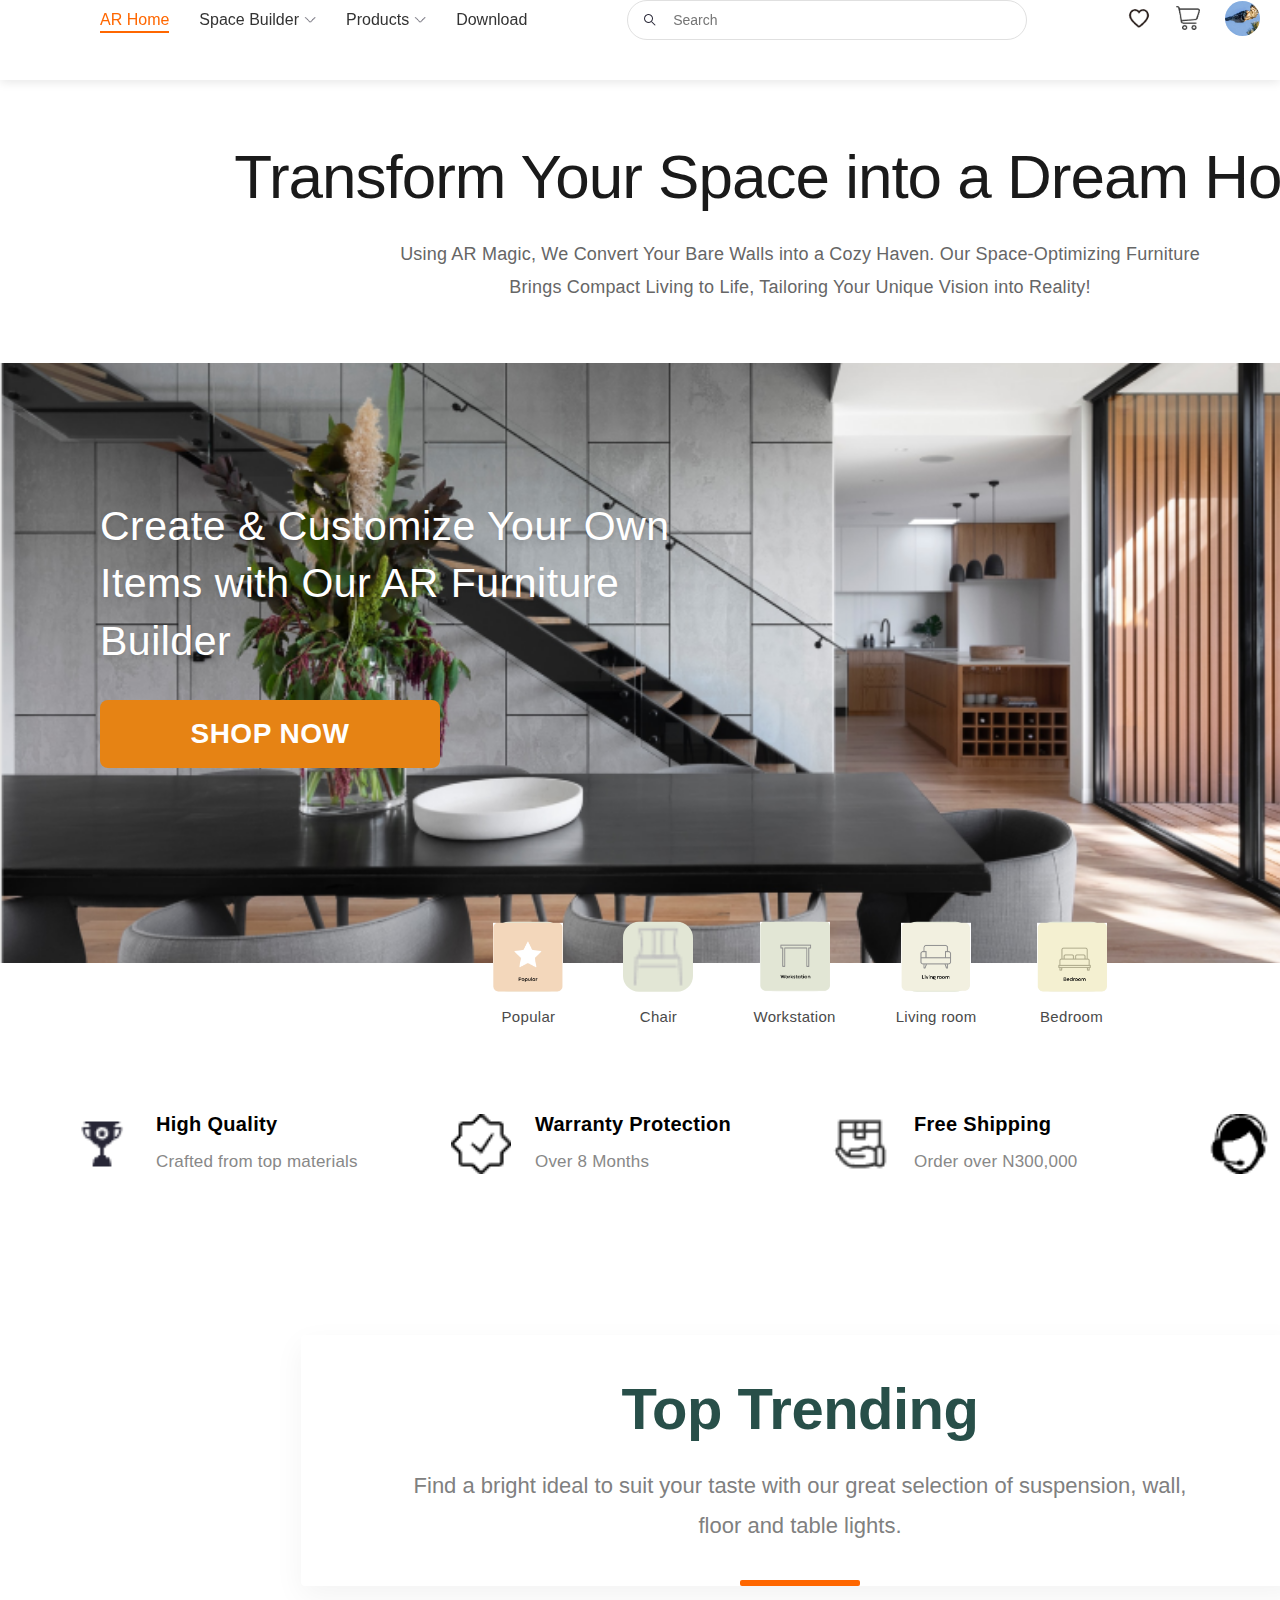
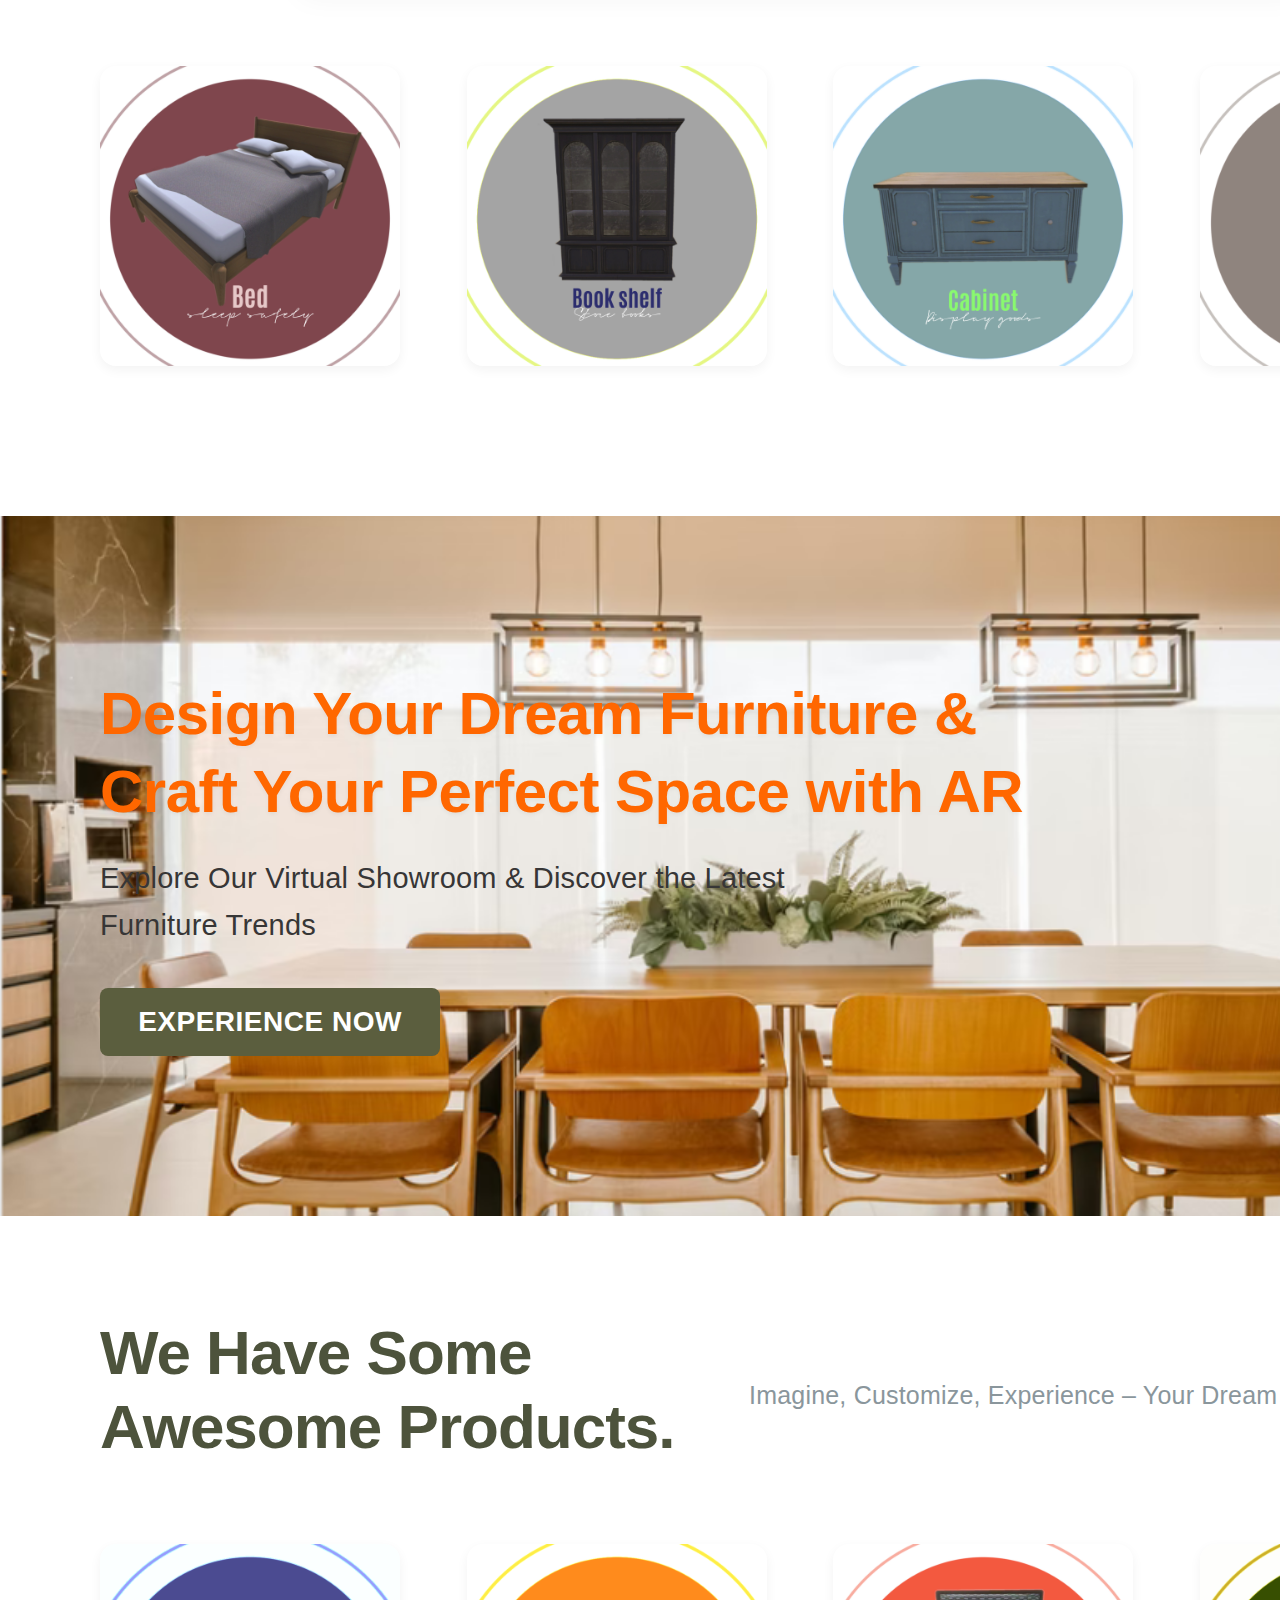
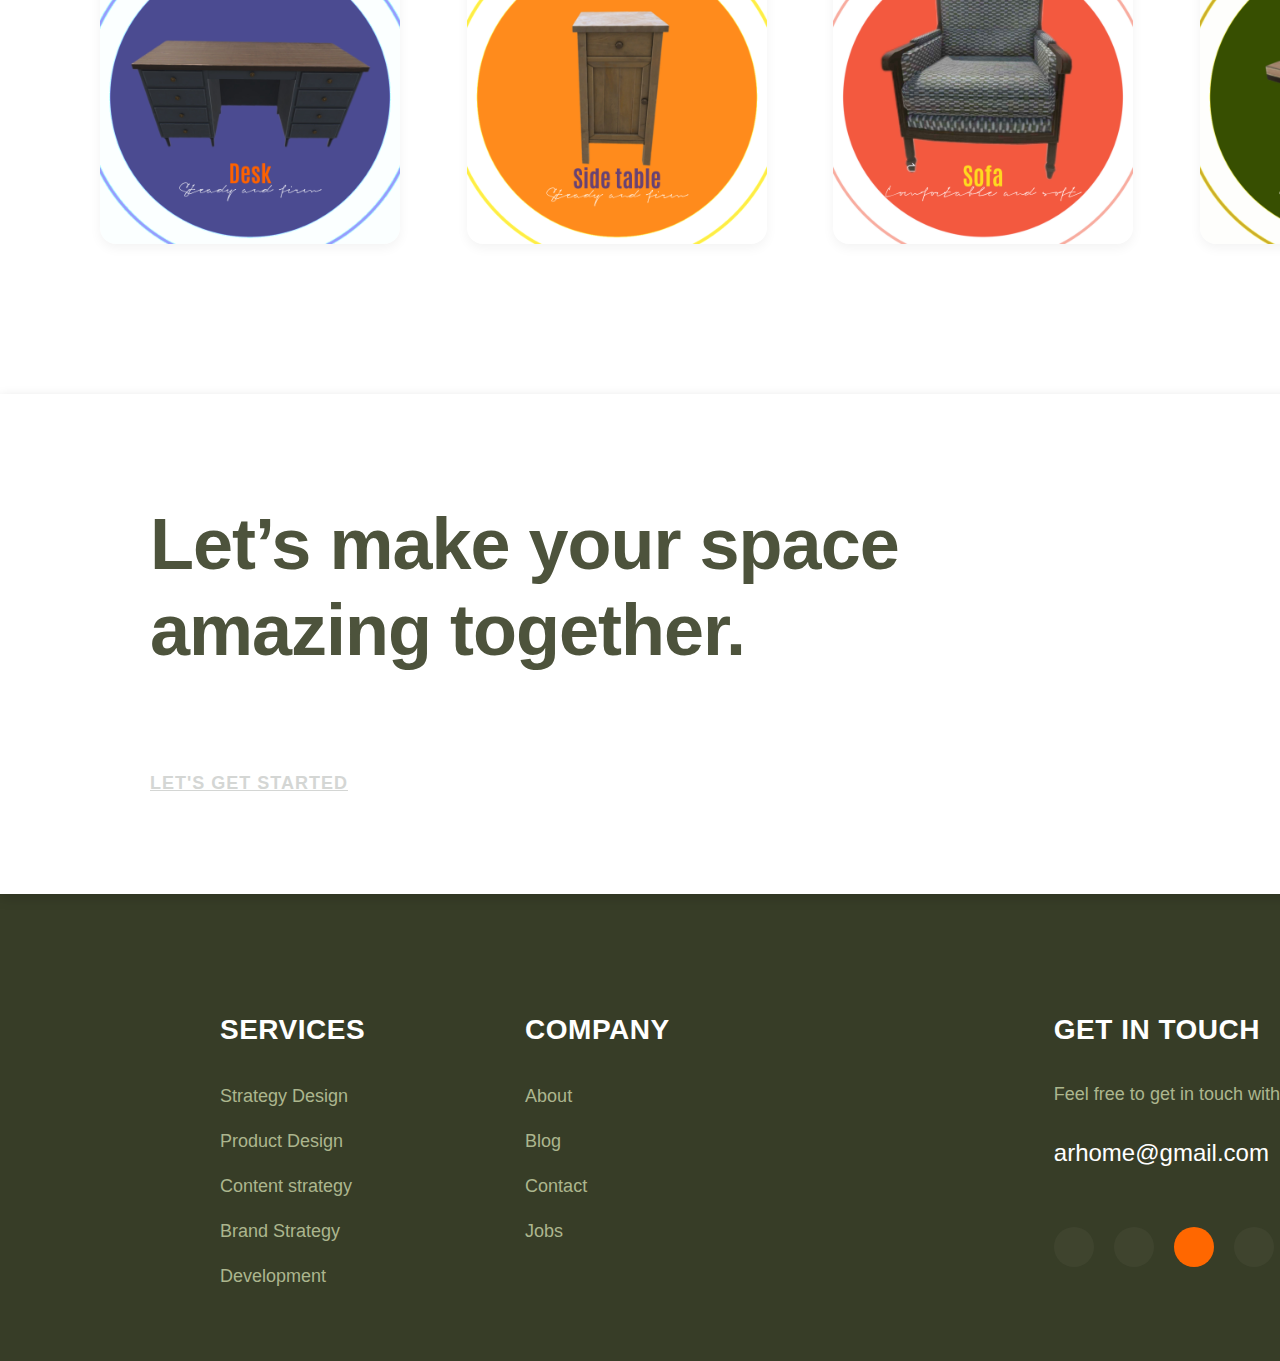
<file: iHouse_web/index.html>
<!DOCTYPE html>
<html lang="en">

<head>
    <meta charset="UTF-8">
    <meta name="viewport" content="width=device-width, initial-scale=1.0">
    <title>AR Home</title>
    <link rel="stylesheet" href="assets/css/public.css">
    <link rel="stylesheet" href="assets/css/style.css">
</head>

<body>
    <div class="page-wrapper" >
        <header>
            <div class="container">
                <div class="header-content">
                    <!-- Left Navigation -->
                    <nav class="nav-left">
                        <a href="index.html" class="nav-item active">AR Home</a>
                        <a href="assets/pages/space-builder.html" class="nav-item">
                            Space Builder
                            <img src="assets/images/icons/arrow-down.png" alt="dropdown">
                        </a>
                        <a href="assets/pages/products.html" class="nav-item">
                            Products
                            <img src="assets/images/icons/arrow-down.png" alt="dropdown">
                        </a>
                        <a href="assets/pages/download.html" class="nav-item">
                            Download
                        
                        </a>
                    </nav>

                    <!-- Search Bar -->
                    <div class="search-container">
                        <img src="assets/images/icons/search.png" alt="search" class="search-icon">
                        <input type="text" class="search-input" placeholder="Search">
                    </div>

                    <!-- Right Navigation -->
                    <div class="nav-right">
                        <a href="#">
                            <img src="assets/images/icons/l-love.png" alt="wishlist">
                        </a>
                        <a href="#">
                            <img src="assets/images/icons/cart.png" alt="cart">
                        </a>
                        <a href="#">
                            <img src="assets/images/icons/avatar.jpg" alt="profile" class="avatar">
                        </a>
                    </div>
                </div>
            </div>
        </header>

        <main style="flex: 1;">
            <section class="section-1">
                <div class="section-content">
                    <h1 class="main-title">Transform Your Space into a Dream Home</h1>
                    <p class="subtitle">Using AR Magic, We Convert Your Bare Walls into a Cozy Haven. Our
                        Space-Optimizing Furniture Brings Compact Living to Life, Tailoring Your Unique Vision into
                        Reality!</p>
                </div>

                <div class="banner-section">
                    <img src="assets/images/img/1.png" alt="Modern living room" class="banner-bg">
                    <div class="banner-content">
                        <h2 class="banner-title">Create & Customize Your Own Items with Our AR Furniture Builder</h2>
                        <div class="button-wrapper">
                            <a href="assets/pages/products.html" class="cta-button">Shop Now</a>
                        </div>

                    </div>
                    <div class="icon-list">
                        <div class="icon-item">
                            <div class="icon-wrapper">
                                <img src="assets/images/img/9.png" alt="Popular items">
                            </div>
                            <span class="icon-text">Popular</span>
                        </div>
                        <div class="icon-item">
                            <div class="icon-wrapper">
                                <img src="assets/images/img/14.png" alt="Chair">
                            </div>
                            <span class="icon-text">Chair</span>
                        </div>
                        <div class="icon-item">
                            <div class="icon-wrapper">
                                <img src="assets/images/img/8.png" alt="Workstation">
                            </div>
                            <span class="icon-text">Workstation</span>
                        </div>
                        <div class="icon-item">
                            <div class="icon-wrapper">
                                <img src="assets/images/img/7.png" alt="Living room">
                            </div>
                            <span class="icon-text">Living room</span>
                        </div>
                        <div class="icon-item">
                            <div class="icon-wrapper">
                                <img src="assets/images/img/10.png" alt="Bedroom">
                            </div>
                            <span class="icon-text">Bedroom</span>
                        </div>
                    </div>
                </div>

                <div class="services-section">
                    <div class="services-list">
                        <div class="service-item">
                            <img src="assets/images/icons/trophy.png" alt="High Quality" class="service-icon">
                            <div class="service-content">
                                <h3 class="service-title">High Quality</h3>
                                <p class="service-desc">Crafted from top materials</p>
                            </div>
                        </div>
                        <div class="service-item">
                            <img src="assets/images/icons/verification.png" alt="Warranty Protection"
                                class="service-icon">
                            <div class="service-content">
                                <h3 class="service-title">Warranty Protection</h3>
                                <p class="service-desc">Over 8 Months</p>
                            </div>
                        </div>
                        <div class="service-item">
                            <img src="assets/images/icons/Shipping.png" alt="Free Shipping" class="service-icon">
                            <div class="service-content">
                                <h3 class="service-title">Free Shipping</h3>
                                <p class="service-desc">Order over N300,000</p>
                            </div>
                        </div>
                        <div class="service-item">
                            <img src="assets/images/icons/customer-service.png" alt="24/7 Support" class="service-icon">
                            <div class="service-content">
                                <h3 class="service-title">24/7 Support</h3>
                                <p class="service-desc">Dedicated support</p>
                            </div>
                        </div>
                    </div>
                </div>
            </section>
            <section class="section-2">
                <div class="section-2-header">
                    <h2 class="section-2-title">Top Trending</h2>
                    <p class="section-2-desc">Find a bright ideal to suit your taste with our great selection of
                        suspension, wall, floor and table lights.</p>
                    <div class="section-2-line"></div>
                </div>
                <div class="product-list">
                    <a href="assets/pages/cart.html?id=bed1" class="product-item">
                        <img src="assets/images/products/Bed1.jpg" alt="Product 1">
                    </a>
                    <a href="assets/pages/cart.html?id=bookshelf1" class="product-item">
                        <img src="assets/images/products/Bookshelf1.jpg" alt="Product 2">
                    </a>
                    <a href="assets/pages/cart.html?id=cabinet1" class="product-item">
                        <img src="assets/images/products/Cabinet1.jpg" alt="Product 3">
                    </a>
                    <a href="assets/pages/cart.html?id=chair1" class="product-item">
                        <img src="assets/images/products/Chair1.jpg" alt="Product 4">
                    </a>
                </div>
            </section>
            <section class="section-3">
                <div class="banner-section-2">
                    <img src="assets/images/img/2.png" alt="Design Your Dream Space" class="banner-bg-2">
                    <div class="banner-content-2">
                        <h2 class="banner-title-2">Design Your Dream Furniture & Craft Your Perfect Space with AR</h2>
                        <p class="banner-desc-2">Explore Our Virtual Showroom & Discover the Latest Furniture Trends</p>
                        <a href="assets/pages/space-builder.html" class="cta-button-2">Experience Now</a>
                    </div>
                </div>
            </section>
            <section class="section-4">
                <div class="section-4-header">
                    <h2 class="section-4-title">We Have Some<br>Awesome Products.</h2>
                    <p class="section-4-desc">Imagine, Customize, Experience – Your Dream Home Awaits in AR</p>
                </div>
                <div class="product-list">
                    <a href="assets/pages/cart.html?id=desk1" class="product-item">
                        <img src="assets/images/products/Desk1.jpg " alt="Product 1">
                    </a>
                    <a href="assets/pages/cart.html?id=sidetable1" class="product-item">
                        <img src="assets/images/products/Sidetable1.jpg" alt="Product 2">
                    </a>
                    <a href="assets/pages/cart.html?id=sofa1" class="product-item">
                        <img src="assets/images/products/Sofa1.jpg" alt="Product 3">
                    </a>
                    <a href="assets/pages/cart.html?id=table1" class="product-item">
                        <img src="assets/images/products/Table1.jpg" alt="Product 4">
                    </a>
                </div>
            </section>
            <section class="section-5">
                <div class="section-5-main">
                    <div class="section-5-title">Let’s make your space
                        amazing together.</div>
                    <a href="" class="cta-button-3">LET'S GET STARTED</a>
                </div>
            </section>
        </main>

        <footer>
            <div class="footer-wrapper-top">
                <div class="footer-left">
                    <ul>
                        <li>
                            <h3>SERVICES</h3>
                        </li>
                        <li>
                            <a href="">Strategy Design</a>
                        </li>
                        <li>
                            <a href="">Product Design</a>
                        </li>
                        <li>
                            <a href="">Content strategy</a>
                        </li>
                        <li>
                            <a href="">Brand Strategy</a>
                        </li>
                        <li>
                            <a href="">Development</a>
                        </li>
                    </ul>
                    <ul>
                        <li>
                            <h3>COMPANY</h3>
                        </li>
                        <li>
                            <a href="">About</a>
                        </li>
                        <li>
                            <a href="">Blog</a>
                        </li>
                        <li>
                            <a href="">Contact</a>
                        </li>
                        <li>
                            <a href="">Jobs</a>
                        </li>
                    </ul>
                </div>
                <div class="footer-right">
                    <h3 class="title">GET IN TOUCH</h3>
                    <p class="desc">Feel free to get in touch with us via email</p>
                    <a href="mailto:arhome@gmail.com" class="email">arhome@gmail.com</a>
                    <div class="dots">
                        <div class="dot"></div>
                        <div class="dot"></div>
                        <div class="dot active"></div>
                        <div class="dot"></div>
                    </div>
                </div>
            </div>
        </footer>
    </div>
</body>
<script src="assets/js/data.js"></script>
<script src="assets/js/index.js"></script>



</html>
</file>
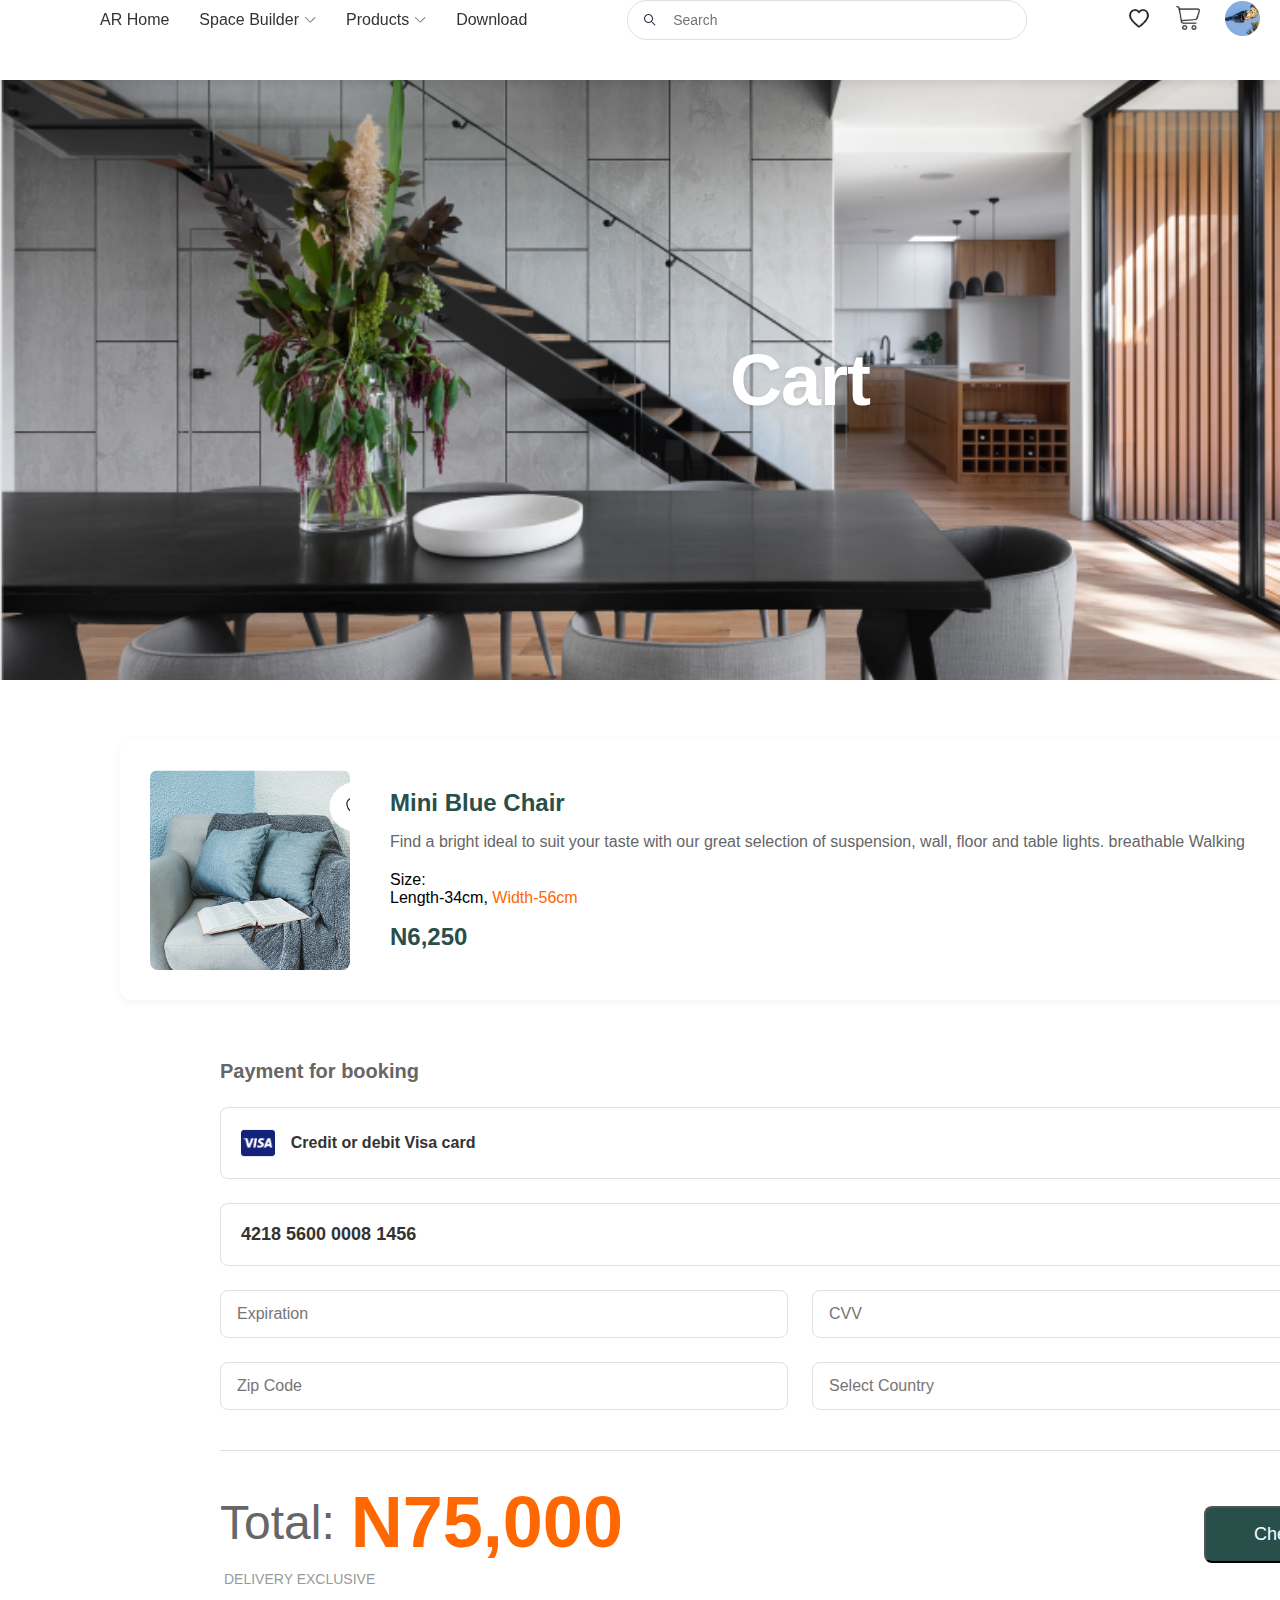
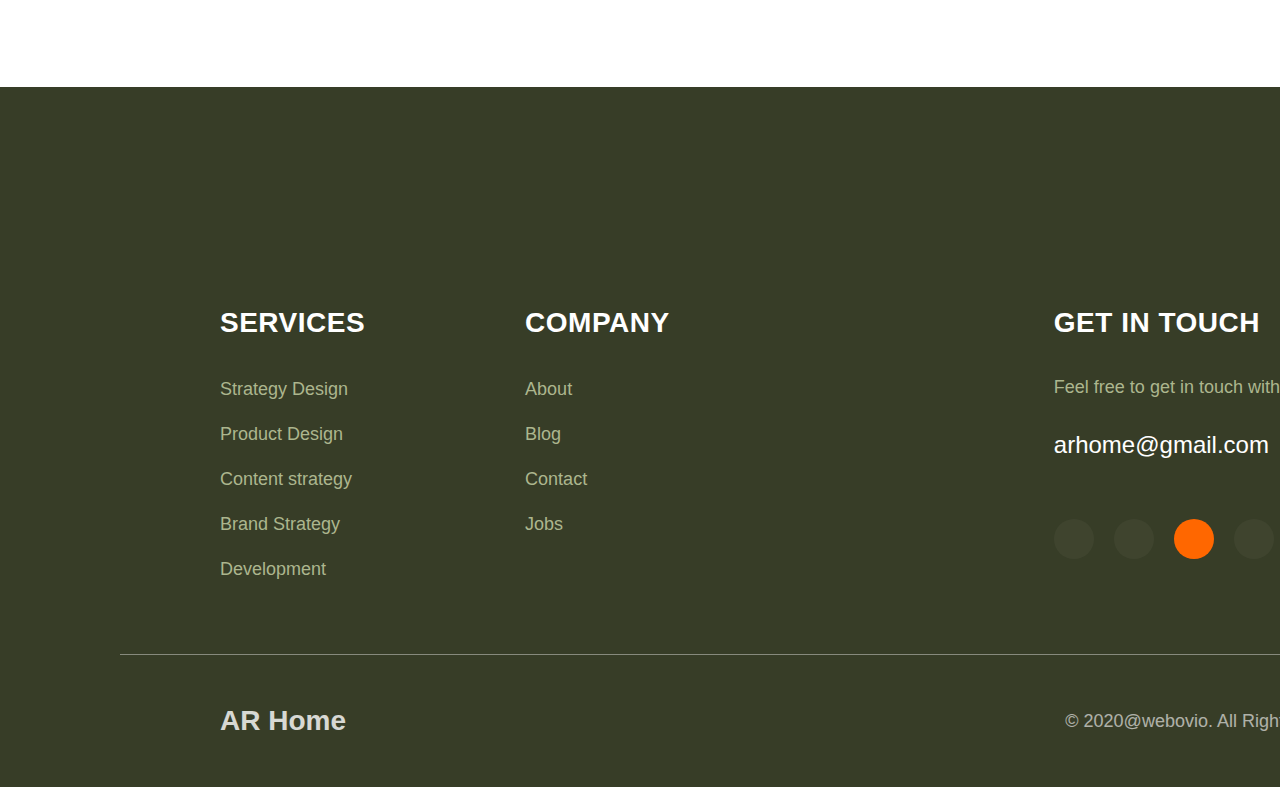
<file: iHouse_web/assets/pages/cart.html>
<!DOCTYPE html>
<html lang="en">

<head>
  <meta charset="UTF-8">
  <meta name="viewport" content="width=device-width, initial-scale=1.0">
  <title>Cart</title>
  <link rel="stylesheet" href="../css/public.css">
  <link rel="stylesheet" href="../css/cart.css">
</head>

<body>

  <div class="page-wrapper">
    <header>
      <div class="container">
        <div class="header-content">
          <!-- Left Navigation -->
          <nav class="nav-left">
            <a href="../../index.html" class="nav-item">AR Home</a>
            <a href="space-builder.html" class="nav-item">
              Space Builder
              <img src="../images/icons/arrow-down.png" alt="dropdown">
            </a>
            <a href="products.html" class="nav-item ">
              Products
              <img src="../images/icons/arrow-down.png" alt="dropdown">
            </a>
            <a href="download.html" class="nav-item ">
              Download

            </a>
          </nav>

          <!-- Search Bar -->
          <div class="search-container">
            <img src="../images/icons/search.png" alt="search" class="search-icon">
            <input type="text" class="search-input" placeholder="Search">
          </div>

          <!-- Right Navigation -->
          <div class="nav-right">
            <a href="#">
              <img src="../images/icons/l-love.png" alt="wishlist">
            </a>
            <a href="#">
              <img src="../images/icons/cart.png" alt="cart">
            </a>
            <a href="#">
              <img src="../images/icons/avatar.jpg" alt="profile" class="avatar">
            </a>
          </div>
        </div>
      </div>
    </header>

    <main style="flex: 1;">
      <section class="section-1">
        <img src="../images/img/1.png" alt="Cart Banner" class="banner-bg">
        <h1 class="banner-title">Cart</h1>
      </section>

      <div class="cart-item">
        <div class="cart-item-image">
          <img src="../images/img/3.png" alt="Mini Blue Chair">
        </div>
        <div class="cart-item-info">
          <h2 class="cart-item-title">Mini Blue Chair</h2>
          <p class="cart-item-desc">Find a bright ideal to suit your taste with our great selection of suspension, wall,
            floor and table lights. breathable Walking</p>
          <div class="cart-item-size">
            Size:<br>
            Length-34cm, <span>Width-56cm</span>
          </div>
          <div class="cart-item-price">N6,250</div>
        </div>
        <div class="cart-item-delete">
          <img src="../images/icons/trash-bin.png" alt="Delete">
        </div>
      </div>

      <div class="payment-section">
        <h2 class="payment-title">Payment for booking</h2>
        <div class="card-info">
          <div class="card-type">
            <img src="../images/icons/cc-visa.png" alt="Visa">
            <span class="card-type-text">Credit or debit Visa card</span>
          </div>
          <div class="card-number">4218 5600 0008 1456</div>
          <div class="card-details">
            <div class="input-group">
              <input type="text" placeholder="Expiration">
            </div>
            <div class="input-group">
              <input type="text" placeholder="CVV">
            </div>
          </div>
          <div class="card-details">
            <div class="input-group">
              <input type="text" placeholder="Zip Code">
            </div>
            <div class="input-group">
              <input type="text" placeholder="Select Country">
            </div>
          </div>
        </div>

        <div class="cart-total">
          <div class="total-info">
            <div class="price-row">
              <div class="total-label">Total:</div>
              <div class="total-price">N75,000</div>
            </div>
            <div class="total-note">DELIVERY EXCLUSIVE</div>
          </div>
          <button class="checkout-button">Checkout</button>
        </div>
      </div>
    </main>

    <footer>
      <div class="footer-wrapper-top">
        <div class="footer-left">
          <ul>
            <li>
              <h3>SERVICES</h3>
            </li>
            <li>
              <a href="">Strategy Design</a>
            </li>
            <li>
              <a href="">Product Design</a>
            </li>
            <li>
              <a href="">Content strategy</a>
            </li>
            <li>
              <a href="">Brand Strategy</a>
            </li>
            <li>
              <a href="">Development</a>
            </li>
          </ul>
          <ul>
            <li>
              <h3>COMPANY</h3>
            </li>
            <li>
              <a href="">About</a>
            </li>
            <li>
              <a href="">Blog</a>
            </li>
            <li>
              <a href="">Contact</a>
            </li>
            <li>
              <a href="">Jobs</a>
            </li>
          </ul>
        </div>
        <div class="footer-right">
          <h3 class="title">GET IN TOUCH</h3>
          <p class="desc">Feel free to get in touch with us via email</p>
          <a href="mailto:arhome@gmail.com" class="email">arhome@gmail.com</a>
          <div class="dots">
            <div class="dot"></div>
            <div class="dot"></div>
            <div class="dot active"></div>
            <div class="dot"></div>
          </div>
        </div>
      </div>
      <div class="footer-wrapper-bottom">
        <span>AR Home</span>
        <span>© 2020@webovio. All Rights Reserved.</span>
      </div>
    </footer>
  </div>
  <script src="../js/data.js"></script>
  <script>
    const urlParams = new URLSearchParams(window.location.search);
    const id = urlParams.get('id');

    const product = products.find(product => product.id === id);

    if (product) {
      const productName = document.querySelector('.cart-item-title');
      productName.textContent = product.type;
      const productImage = document.querySelector('.cart-item-image img');
      productImage.src = product.image;
    }
  </script>
</body>

</html>
</file>
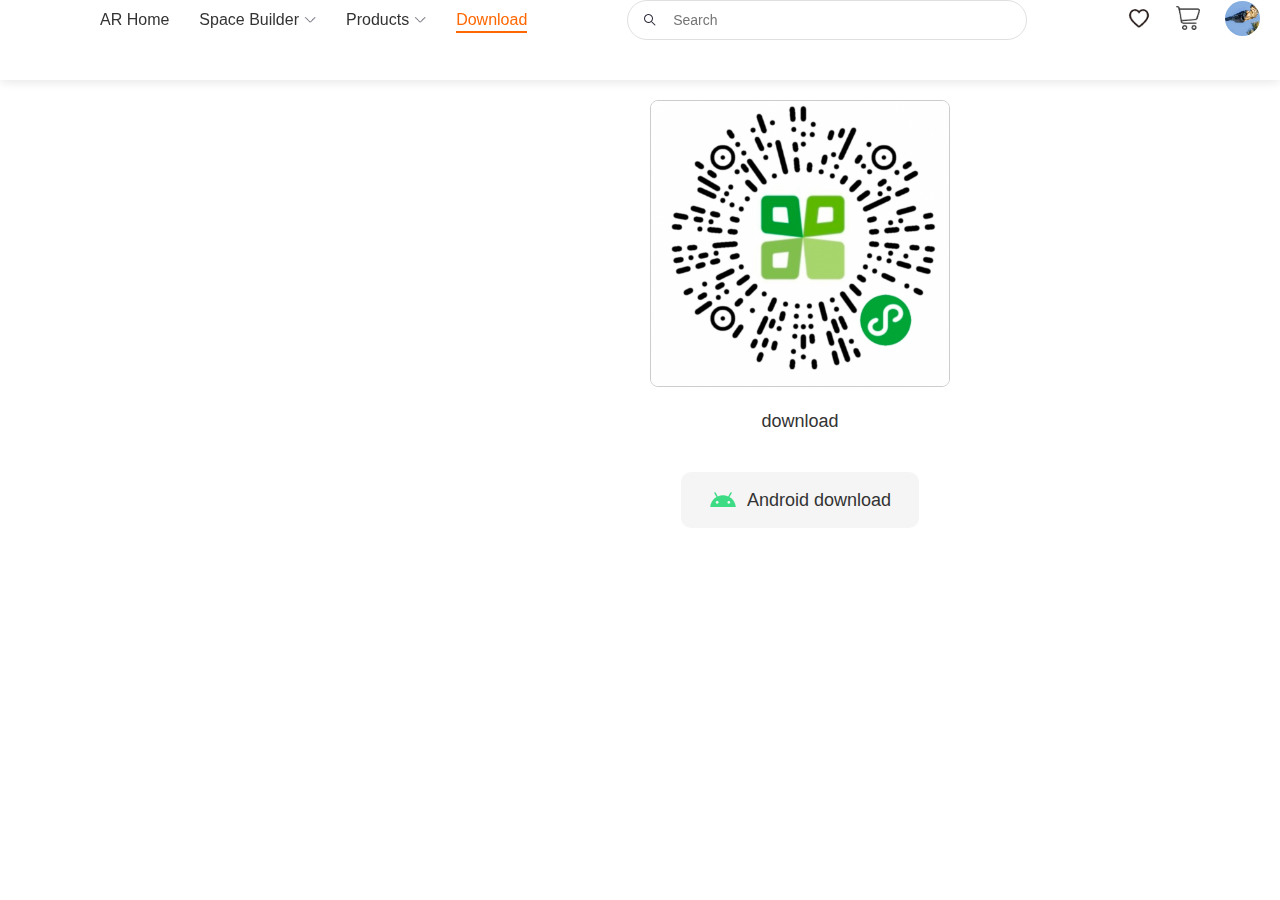
<file: iHouse_web/assets/pages/download.html>
<!DOCTYPE html>
<html lang="en">

<head>
  <meta charset="UTF-8">
  <meta name="viewport" content="width=device-width, initial-scale=1.0">
  <title>AR Home</title>
  <link rel="stylesheet" href="../css/public.css">
  <link rel="stylesheet" href="../css/download.css">
</head>

<body>
  <div class="page-wrapper">
    <header>
      <div class="container">
        <div class="header-content">
          <!-- Left Navigation -->
          <nav class="nav-left">
            <a href="../../index.html" class="nav-item ">AR Home</a>
            <a href="space-builder.html" class="nav-item">
              Space Builder
              <img src="../images/icons/arrow-down.png" alt="dropdown">
            </a>
            <a href="assets/pages/products.html" class="nav-item">
              Products
              <img src="../images/icons/arrow-down.png" alt="dropdown">
            </a>
            <a href="download.html" class="nav-item active">
              Download
          
          </a>
          </nav>

          <!-- Search Bar -->
          <div class="search-container">
            <img src="../images/icons/search.png" alt="search" class="search-icon">
            <input type="text" class="search-input" placeholder="Search">
          </div>

          <!-- Right Navigation -->
          <div class="nav-right">
            <a href="#">
              <img src="../images/icons/l-love.png" alt="wishlist">
            </a>
            <a href="#">
              <img src="../images/icons/cart.png" alt="cart">
            </a>
            <a href="#">
              <img src="../images/icons/avatar.jpg" alt="profile" class="avatar">
            </a>
          </div>
        </div>
      </div>
    </header>

    <main>
        <div class="qr-container">
            <img src="../images/qr_code.png" alt="download" class="qr-code">
            <p class="qr-text">download</p>
            <div class="download-buttons">
                <a href="#" class="download-btn">
                    <svg class="android-icon" viewBox="0 0 24 24" width="24" height="24">
                        <path d="M17.6,9.48l1.84-3.18c0.16-0.31,0.04-0.69-0.26-0.85c-0.29-0.15-0.65-0.06-0.83,0.22l-1.88,3.24 c-2.86-1.21-6.08-1.21-8.94,0L5.65,5.67c-0.19-0.29-0.58-0.38-0.87-0.2C4.5,5.65,4.41,6.01,4.56,6.3L6.4,9.48 C3.3,11.25,1.28,14.44,1,18h22C22.72,14.44,20.7,11.25,17.6,9.48z M7,15.25c-0.69,0-1.25-0.56-1.25-1.25 c0-0.69,0.56-1.25,1.25-1.25S8.25,13.31,8.25,14C8.25,14.69,7.69,15.25,7,15.25z M17,15.25c-0.69,0-1.25-0.56-1.25-1.25 c0-0.69,0.56-1.25,1.25-1.25s1.25,0.56,1.25,1.25C18.25,14.69,17.69,15.25,17,15.25z"/>
                    </svg>
                    <span>Android download</span>
                </a>
            </div>
        </div>
    </main>
  </div>
</body>


</html>
</file>
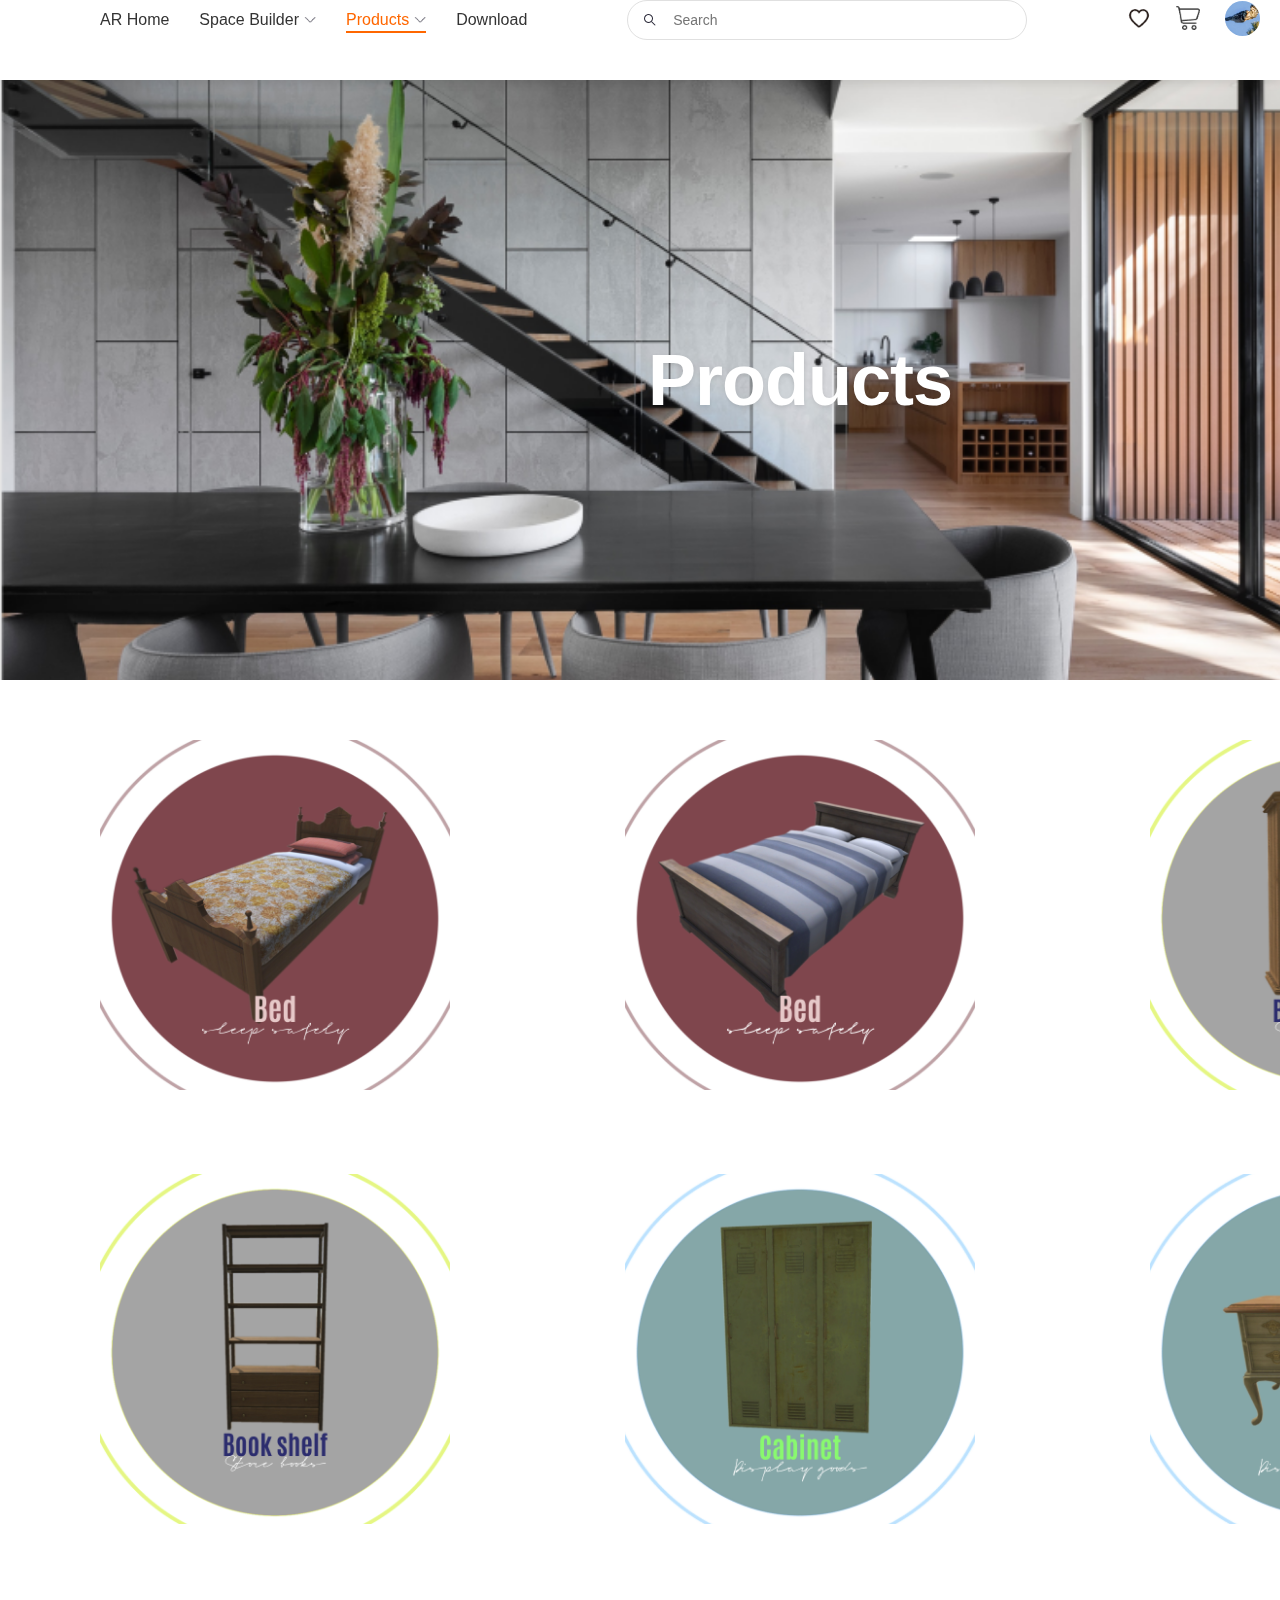
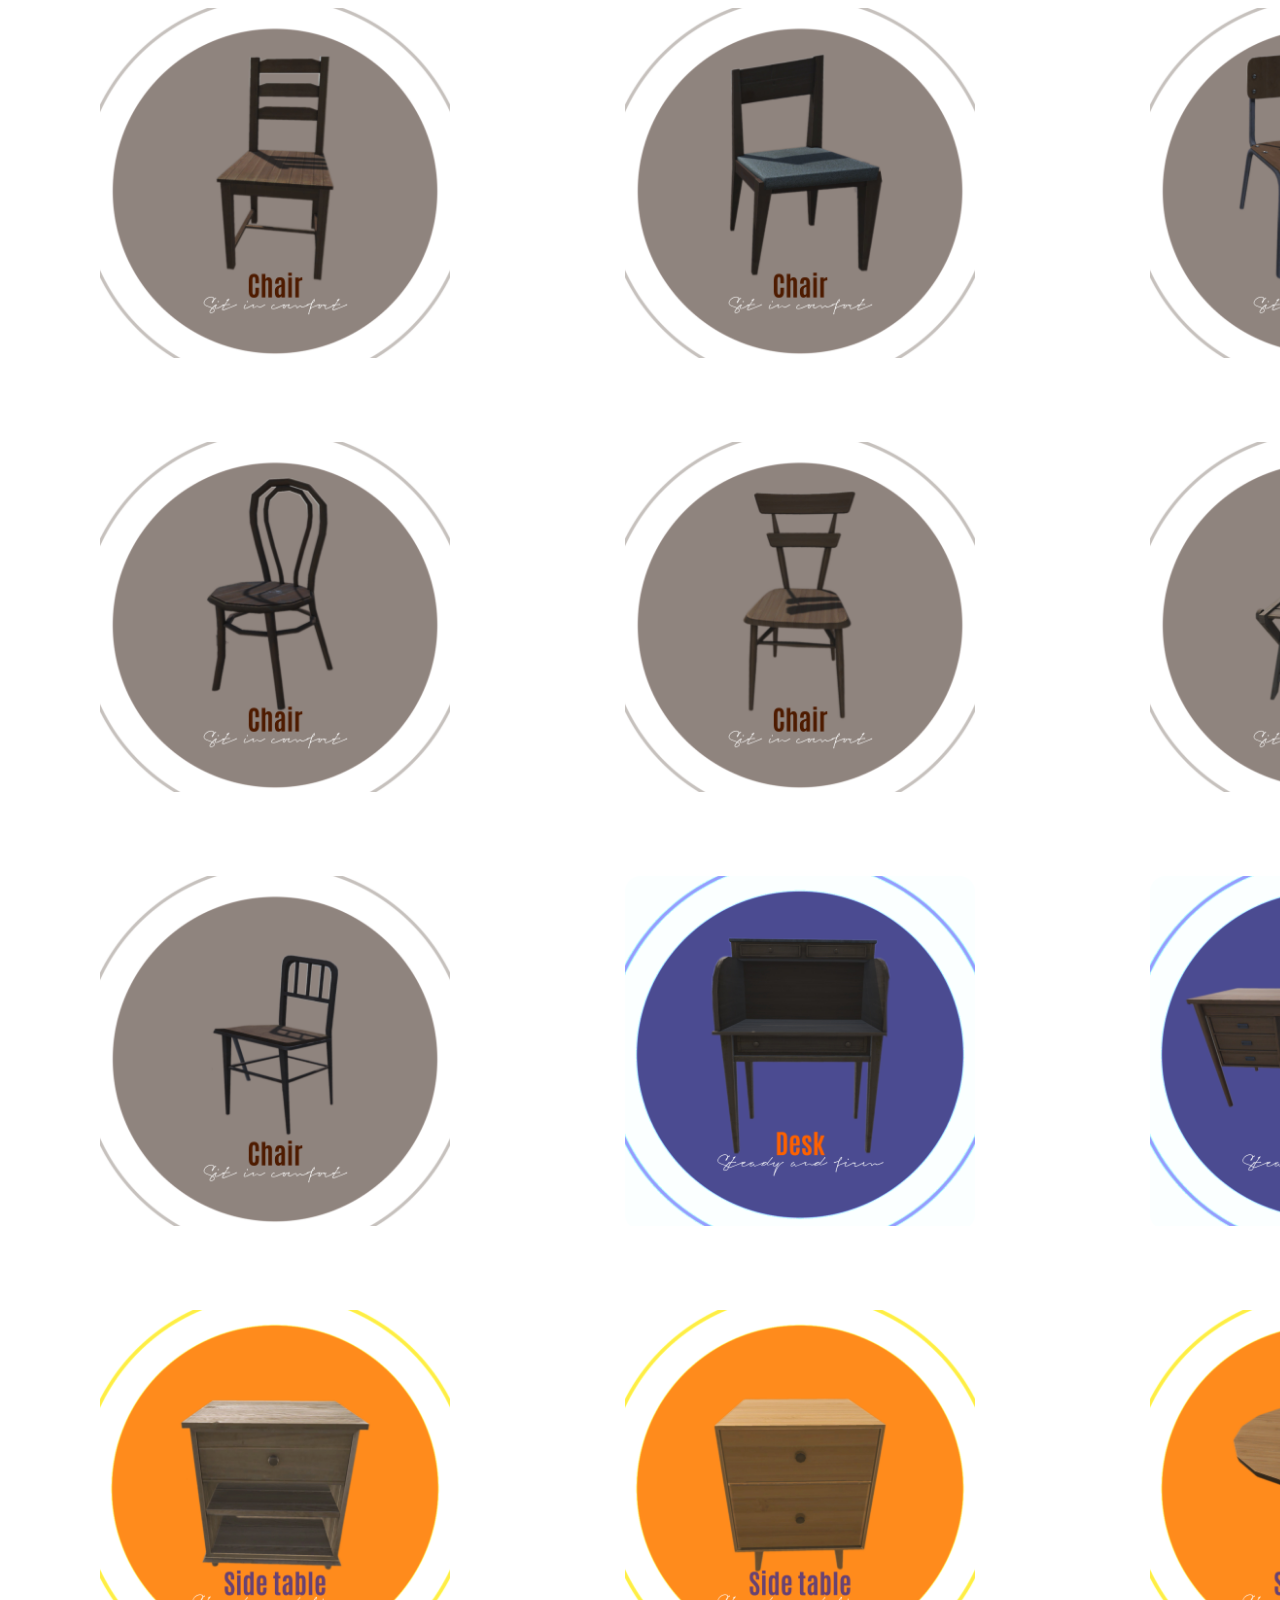
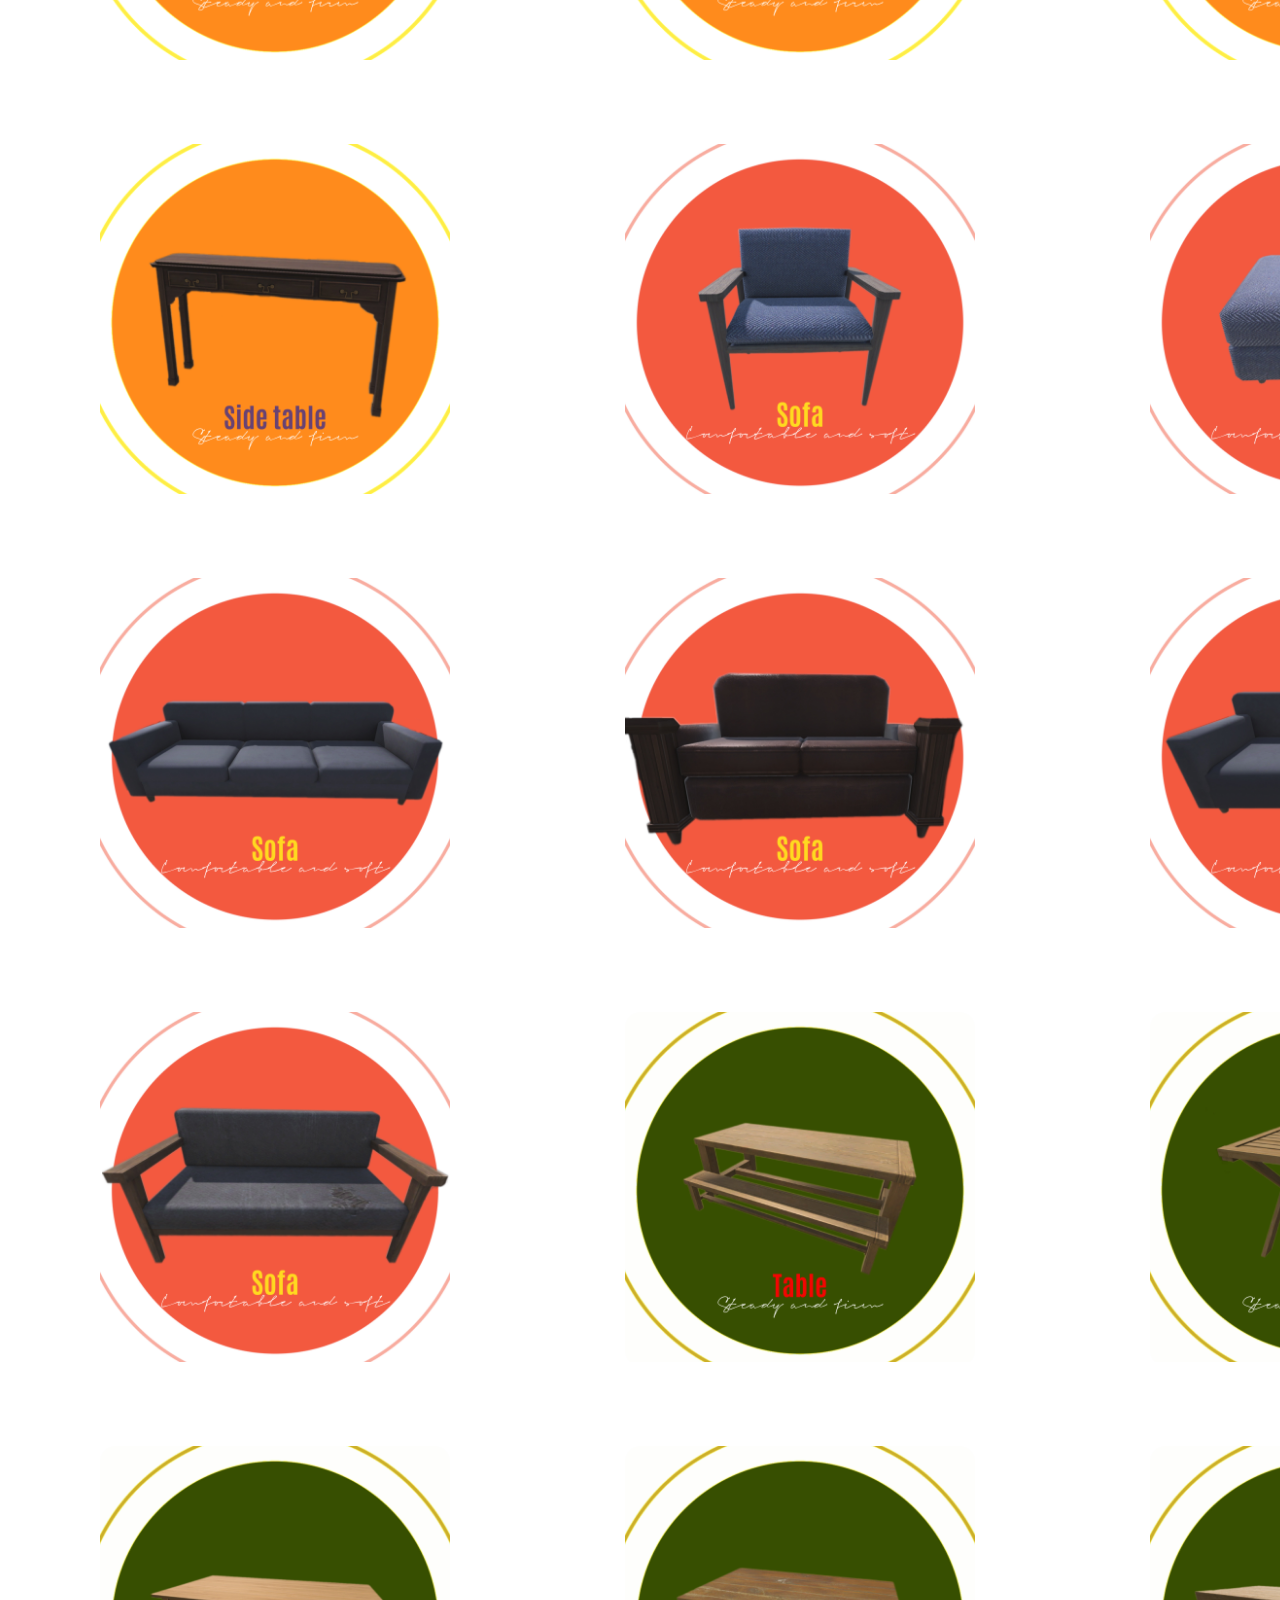
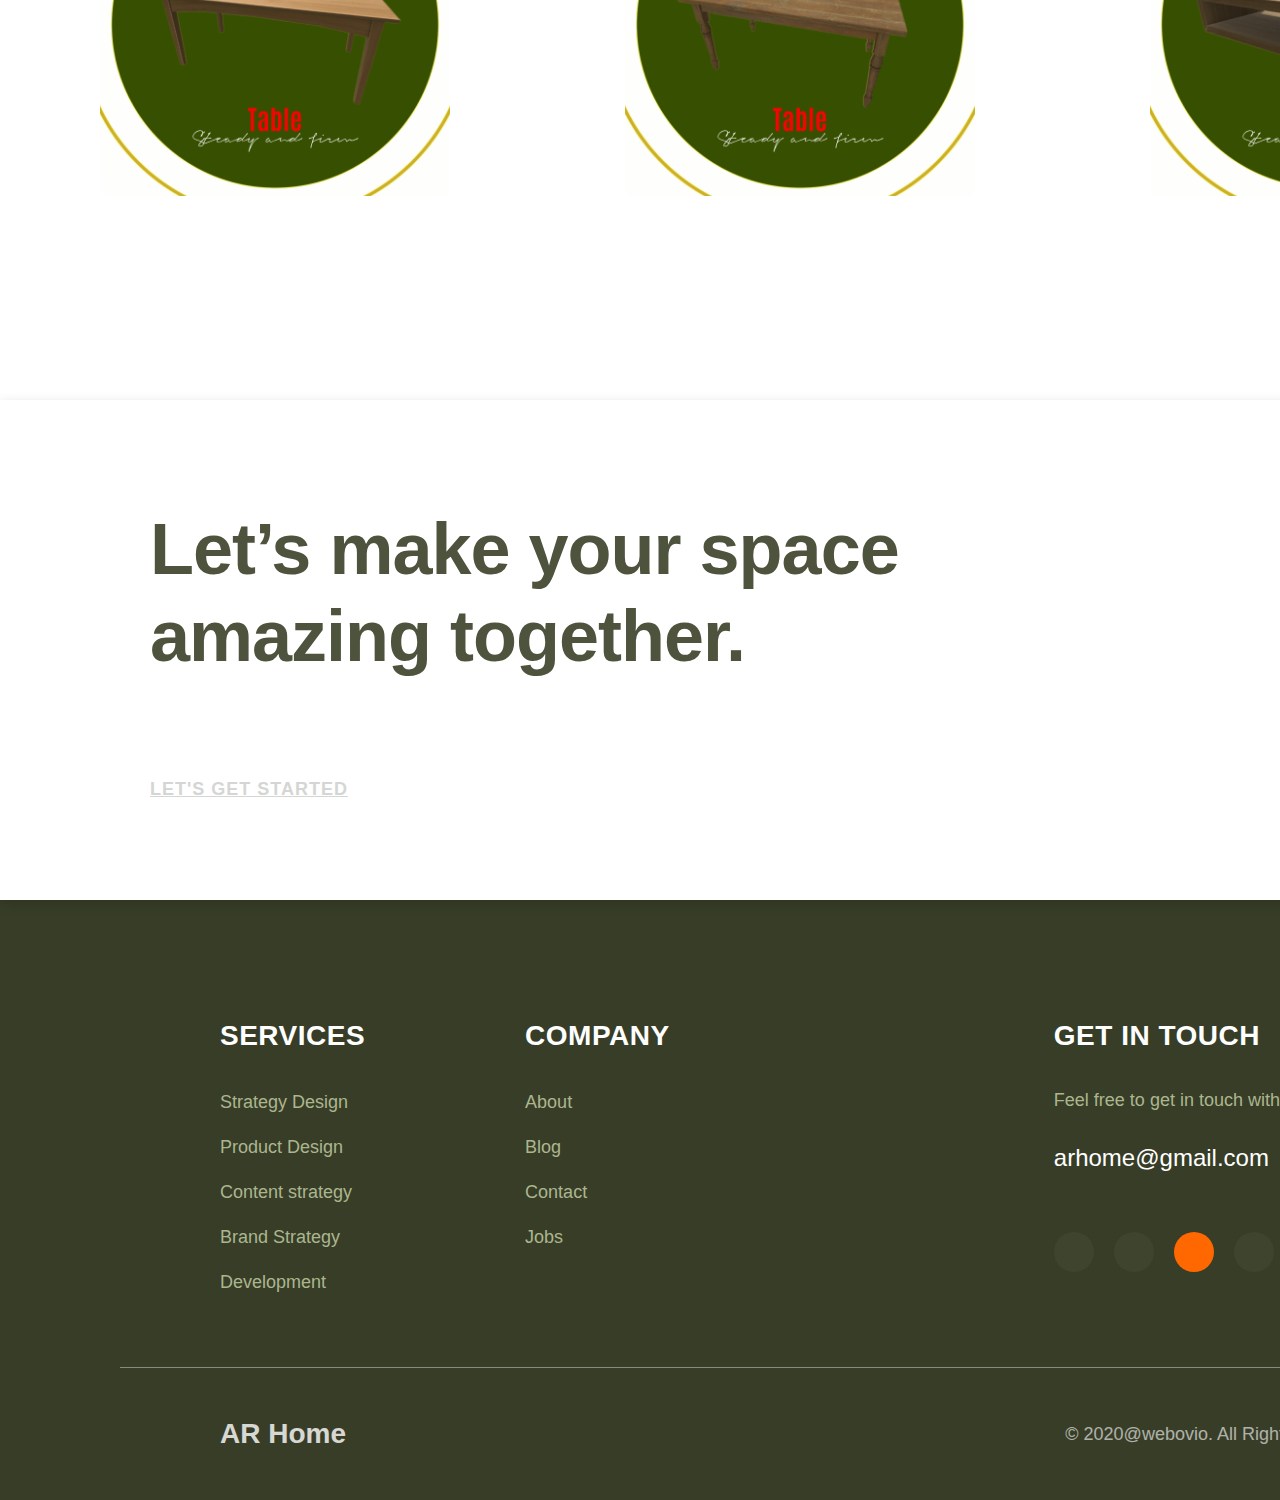
<file: iHouse_web/assets/pages/products.html>
<!DOCTYPE html>
<html lang="en">

<head>
  <meta charset="UTF-8">
  <meta name="viewport" content="width=device-width, initial-scale=1.0">
  <title>Products </title>
  <link rel="stylesheet" href="../css/public.css">
  <link rel="stylesheet" href="../css/products.css">
</head>

<body>

  <div class="page-wrapper">
    <header>
      <div class="container">
        <div class="header-content">
          <!-- Left Navigation -->
          <nav class="nav-left">
            <a href="../../index.html" class="nav-item">AR Home</a>
            <a href="space-builder.html" class="nav-item">
              Space Builder
              <img src="../images/icons/arrow-down.png" alt="dropdown">
            </a>
            <a href="products.html" class="nav-item active">
              Products
              <img src="../images/icons/arrow-down.png" alt="dropdown">
            </a>
            <a href="download.html" class="nav-item">
              Download
          
          </a>
          </nav>

          <!-- Search Bar -->
          <div class="search-container">
            <img src="../images/icons/search.png" alt="search" class="search-icon">
            <input type="text" class="search-input" placeholder="Search">
          </div>

          <!-- Right Navigation -->
          <div class="nav-right">
            <a href="#">
              <img src="../images/icons/l-love.png" alt="wishlist">
            </a>
            <a href="#">
              <img src="../images/icons/cart.png" alt="cart">
            </a>
            <a href="#">
              <img src="../images/icons/avatar.jpg" alt="profile" class="avatar">
            </a>
          </div>
        </div>
      </div>
    </header>

    <main style="flex: 1;">
      <section class="section-1">
        <img src="../images/img/1.png" alt="Products Banner" class="banner-bg">
        <h1 class="banner-title">Products</h1>
      </section>
      <section class="section-2">


        <!-- <a href="cart.html" class="product-item">
          <img src="../images/img/3.png" alt="Product 3">
        </a>
        <a href="cart.html" class="product-item">
          <img src="../images/img/4.png" alt="Product 4">
        </a>
        <a href="cart.html" class="product-item">
          <img src="../images/img/5.png" alt="Product 5">
        </a>
        <a href="cart.html" class="product-item">
          <img src="../images/img/6.png" alt="Product 6">
        </a>
        <a href="cart.html" class="product-item">
          <img src="../images/img/12.png" alt="Product 12">
        </a>
        <a href="cart.html" class="product-item">
          <img src="../images/img/13.png" alt="Product 13">
        </a> -->
      </section>


      <section class="section-3">
        <div class="section-3-main">
          <div class="section-3-title">Let’s make your space
            amazing together.</div>
          <a href="" class="cta-button-3">LET'S GET STARTED</a>
        </div>
      </section>
    </main>




    <footer>
      <div class="footer-wrapper-top">
        <div class="footer-left">
          <ul>
            <li>
              <h3>SERVICES</h3>
            </li>
            <li>
              <a href="">Strategy Design</a>
            </li>
            <li>
              <a href="">Product Design</a>
            </li>
            <li>
              <a href="">Content strategy</a>
            </li>
            <li>
              <a href="">Brand Strategy</a>
            </li>
            <li>
              <a href="">Development</a>
            </li>
          </ul>
          <ul>
            <li>
              <h3>COMPANY</h3>
            </li>
            <li>
              <a href="">About</a>
            </li>
            <li>
              <a href="">Blog</a>
            </li>
            <li>
              <a href="">Contact</a>
            </li>
            <li>
              <a href="">Jobs</a>
            </li>
          </ul>
        </div>
        <div class="footer-right">
          <h3 class="title">GET IN TOUCH</h3>
          <p class="desc">Feel free to get in touch with us via email</p>
          <a href="mailto:arhome@gmail.com" class="email">arhome@gmail.com</a>
          <div class="dots">
            <div class="dot"></div>
            <div class="dot"></div>
            <div class="dot active"></div>
            <div class="dot"></div>
          </div>
        </div>
      </div>
      <div class="footer-wrapper-bottom">
        <span>AR Home</span>
        <span>© 2020@webovio. All Rights Reserved.</span>
      </div>
    </footer>
  </div>
  <script src="../js/data.js"></script>
  <script>
    const section2 = document.querySelector('.section-2');
    for (let i = 0; i < products.length; i++) {

      if (products[i].id.includes('1')) continue;

      const productItem = document.createElement('a');
      productItem.href = `cart.html?id=${products[i].id}`;
      productItem.classList.add('product-item');
      productItem.innerHTML = `<img src="${products[i].image}" alt="${products[i].type}">`;
      section2.appendChild(productItem);
    }
  </script>
</body>

</html>
</file>
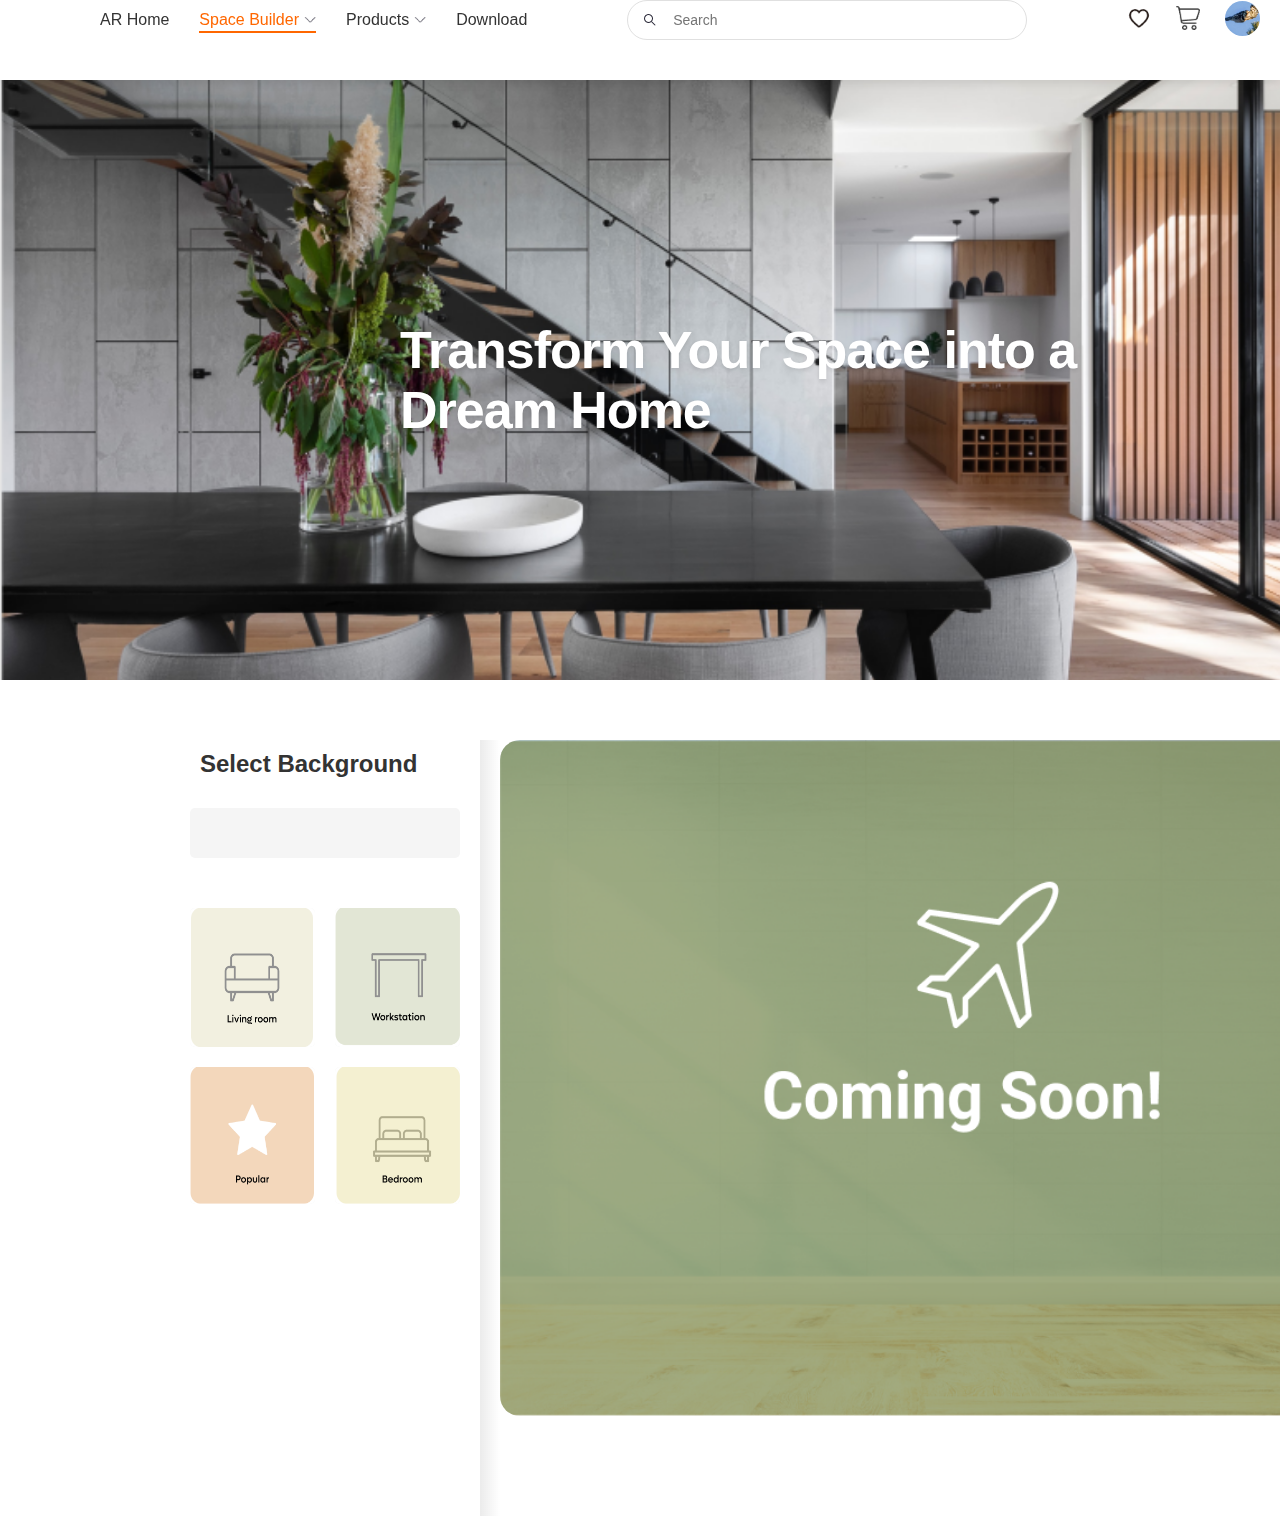
<file: iHouse_web/assets/pages/space-builder.html>
<!DOCTYPE html>
<html lang="en">

<head>
  <meta charset="UTF-8">
  <meta name="viewport" content="width=device-width, initial-scale=1.0">
  <title>Space-Builder</title>
  <link rel="stylesheet" href="../css/public.css">
  <link rel="stylesheet" href="../css/space-builder.css">
</head>

<body>

  <div class="page-wrapper">
    <header>
      <div class="container">
        <div class="header-content">
          <!-- Left Navigation -->
          <nav class="nav-left">
            <a href="../../index.html" class="nav-item">AR Home</a>
            <a href="space-builder.html" class="nav-item active">
              Space Builder
              <img src="../images/icons/arrow-down.png" alt="dropdown">
            </a>
            <a href="products.html" class="nav-item ">
              Products
              <img src="../images/icons/arrow-down.png" alt="dropdown">
            </a>
            <a href="download.html" class="nav-item">
              Download
          
          </a>
          </nav>

          <!-- Search Bar -->
          <div class="search-container">
            <img src="../images/icons/search.png" alt="search" class="search-icon">
            <input type="text" class="search-input" placeholder="Search">
          </div>

          <!-- Right Navigation -->
          <div class="nav-right">
            <a href="#">
              <img src="../images/icons/l-love.png" alt="wishlist">
            </a>
            <a href="#">
              <img src="../images/icons/cart.png" alt="cart">
            </a>
            <a href="#">
              <img src="../images/icons/avatar.jpg" alt="profile" class="avatar">
            </a>

          </div>
        </div>
      </div>
    </header>

    <main style="flex: 1;">
      <!-- Banner Section -->
      <section class="section-1">
        <img src="../images/img/1.png" alt="Cart Banner" class="banner-bg">
        <h1 class="banner-title">Transform Your Space into a Dream Home</h1>
    </section>
      <!-- Content Container -->
      <div class="content-container">
        <!-- Left Sidebar -->
        <aside class="sidebar">
          <h2 class="sidebar-title">Select Background</h2>
          <div class="box"></div>
          <div class="category-grid">
            <div class="category-item">
              <img src="../images/img/7.png" alt="Living room">
        
            </div>
            <div class="category-item">
              <img src="../images/img/8.png" alt="Workstation">
    
            </div>
            <div class="category-item">
              <img src="../images/img/9.png" alt="Popular">
              
            </div>
            <div class="category-item">
              <img src="../images/img/10.png" alt="Bedroom">
       
            </div>
          </div>
        </aside>

        <!-- Main Content Area -->
        <div class="main-content">
          <a href="#" class="coming-soon-link">
            <img src="../images/img/11.png" alt="Coming Soon" class="airplane-icon">
          </a>
        </div>
      </div>
    </main>
  </div>
</body>

</html>
</file>
<file: iHouse_web/assets/css/public.css>
/* 重置和通用样式 */
* {
    margin: 0;
    padding: 0;
    box-sizing: border-box;
}

/* 基础样式 */
body {
    font-family: 'Arial', sans-serif;
    min-width: 1600px;
}

/* 链接样式 */
a {
    text-decoration: none;
    color: inherit;
}

/* 布局样式 */
.container {
    width: 1360px;
    margin: 0 auto;
    padding: 0 100px;
}

/* 头部样式 */
header {
    height: 80px;
    background: #fff;
    box-shadow: 0 2px 10px rgba(0, 0, 0, 0.1);
    position: fixed;
    top: 0;
    left: 0;
    right: 0;
    margin-bottom: 80px;
    z-index: 100;
}

/* 主要内容区域 */
main {
    margin-top: 80px;
}

/* 头部内容布局 */
.header-content {
    height: 100%;
    display: flex;
    align-items: center;
    justify-content: space-between;
}

/* 导航栏样式 */
.nav-left {
    display: flex;
    gap: 30px;
    align-items: center;
}

/* 导航项样式 */
.nav-item {
    display: flex;
    align-items: center;
    gap: 5px;
    font-size: 16px;
    color: #333;
    cursor: pointer;
    position: relative;
}

/* 导航项图标 */
.nav-item img {
    width: 12px;
    height: 12px;
    transition: transform 0.3s ease;
}

/* 导航项悬停效果 */
.nav-item::after {
    content: '';
    position: absolute;
    bottom: -4px;
    left: 0;
    width: 0;
    height: 2px;
    background: #ff6700;
    transition: width 0.3s ease;
}

.nav-item:hover::after {
    width: 100%;
}

.nav-item:hover img {
    transform: rotate(180deg);
}

/* 激活状态的导航项 */
.nav-item.active {
    color: #ff6700;
    font-weight: 500;
}

.nav-item.active::after {
    width: 100%;
    background: #ff6700;
}

/* 搜索栏样式 */
.search-container {
    position: relative;
    width: 400px;
}

.search-input {
    width: 100%;
    height: 40px;
    padding: 0 45px;
    border: 1px solid #e0e0e0;
    border-radius: 20px;
    font-size: 14px;
    outline: none;
    transition: box-shadow 0.3s ease, border-color 0.3s ease;
}

.search-input:focus {
    border-color: #ff6700;
    box-shadow: 0 0 0 3px rgba(255, 103, 0, 0.1);
}

.search-icon {
    position: absolute;
    left: 15px;
    top: 50%;
    transform: translateY(-50%);
    width: 16px;
    height: 16px;
}

/* 右侧导航样式 */
.nav-right {
    display: flex;
    gap: 25px;
    align-items: center;
}

.nav-right img {
    width: 24px;
    height: 24px;
    cursor: pointer;
    transition: transform 0.3s ease;
}

.nav-right img:hover {
    transform: scale(1.1);
}

.nav-right .avatar {
    width: 35px;
    height: 35px;
    border-radius: 50%;
    object-fit: cover;
}

/* 页脚样式 */
footer {
    width: 100%;
    min-width: 1360px;
    height: max-content;
    background: #373d27;
    display: flex;
    flex-direction: column;
    align-items: center;
    justify-content: center;
}

/* 页脚顶部区域 */
.footer-wrapper-top {
    width: 1360px;
    padding: 220px 100px 50px;
    display: flex;
    justify-content: space-between;
}

/* 页脚左侧区域 */
.footer-left {
    display: flex;
    gap: 160px;
}

.footer-left ul {
    list-style: none;
}

.footer-left h3 {
    font-size: 28px;
    font-weight: 600;
    color: #fff;
    margin-bottom: 40px;
    letter-spacing: 0.5px;
}

.footer-left ul li {
    margin-bottom: 24px;
}

.footer-left ul li a {
    color: #acb68e;
    font-size: 18px;
    transition: transform 0.3s ease, color 0.3s ease;
    position: relative;
    display: inline-block;
}

.footer-left ul li a:hover {
    transform: translateX(8px);
}

/* 页脚右侧区域 */
.footer-right {
    max-width: 450px;
}

.footer-right .title {
    font-size: 28px;
    font-weight: 600;
    color: #fff;
    margin-bottom: 32px;
    letter-spacing: 0.5px;
}

.footer-right .desc {
    color: #acb68e;
    font-size: 18px;
    line-height: 1.8;
    margin-bottom: 28px;
}

.footer-right .email {
    color: #fff;
    font-size: 24px;
    font-weight: 500;
    display: block;
    margin-bottom: 60px;
    transition: transform 0.3s ease, color 0.3s ease;
    position: relative;
    display: inline-block;
}

/* 页脚底部区域 */
.footer-wrapper-bottom {
    width: 1360px;
    padding: 50px 100px;
    display: flex;
    align-items: center;
    justify-content: space-between;
    border-top: 1px solid rgba(255, 255, 255, 0.4);
}

.footer-wrapper-bottom span:nth-child(1) {
    color: #fff;
    font-size: 28px;
    font-weight: 600;
    opacity: 0.8;
}

.footer-wrapper-bottom span:nth-child(2) {
    color: #fff;
    font-size: 18px;
    opacity: 0.6;
}

/* 邮箱悬停效果 */
.footer-right .email::after {
    content: '';
    position: absolute;
    bottom: -4px;
    left: 0;
    width: 0;
    height: 2px;
    background: #ff6700;
    transition: width 0.3s ease;
}

.footer-right .email:hover::after {
    width: 100%;
}

/* 点状导航样式 */
.dots {
    display: flex;
    gap: 20px;
}

.dot {
    width: 40px;
    height: 40px;
    border-radius: 50%;
    background: rgba(68, 74, 52, 0.6);
    cursor: pointer;
    transition: all 0.4s cubic-bezier(0.4, 0, 0.2, 1);
}

.dot:hover {
    transform: scale(1.15);
}

.dot.active {
    background: #ff6700;
}
</file>
<file: iHouse_web/assets/css/style.css>
/* Base layout */
.page-wrapper {
  min-height: 100vh;
  display: flex;
  flex-direction: column;
}

/* Section 1 */
.section-1 {
  padding: 60px 0;
  text-align: center;
}

.section-content {
  max-width: 1360px;
  min-width: 1360px;
  margin: 0 auto;
  padding: 0 100px;
}

.main-title {
  font-size: 62px;
  font-weight: 300;
  margin-bottom: 24px;
  color: #1a1a1a;
  line-height: 1.2;
  letter-spacing: -1px;
}

.subtitle {
  font-size: 18px;
  color: #666;
  max-width: 800px;
  margin: 0 auto 60px;
  line-height: 1.8;
  font-weight: 400;
  letter-spacing: 0.2px;
}

/* Banner section */
.banner-section {
  position: relative;
  height: 600px;
  margin-bottom: 150px;
  width: 100%;
}

.banner-bg {
  width: 100%;
  height: 100%;
  object-fit: cover;
}

.banner-content {
  position: absolute;
  left: 0;
  top: 0;
  width: 770px;
  padding: 0 100px;
  height: 100%;
  display: flex;
  flex-direction: column;
  justify-content: center;
  box-sizing: border-box;
  text-align: left;
}

.banner-title {
  font-size: 41px;
  font-weight: 300;
  color: #fff;
  margin-bottom: 30px;
  line-height: 1.4;
  width: 100%;
  letter-spacing: 0.5px;
  text-shadow: 0 2px 4px rgba(0, 0, 0, 0.1);
}

/* CTA Button */
.button-wrapper {
  width: 40%;
  margin-bottom: 60px;
}

.cta-button {
  display: inline-block;
  background: #e68314;
  color: #fff;
  padding: 18px 36px;
  border-radius: 8px;
  font-size: 28px;
  font-weight: 600;
  letter-spacing: 0.5px;
  transition: all 0.3s ease;
  width: 340px;
  text-align: center;
  text-transform: uppercase;
}

.cta-button:hover {
  background: #d67710;
  transform: translateY(-2px);
  box-shadow: 0 4px 12px rgba(230, 131, 20, 0.2);
}

/* Icon list */
.icon-list {
  display: flex;
  justify-content: center;
  gap: 60px;
  position: absolute;
  bottom: 0;
  left: 0;
  width: 100%;
  transform: translateY(60%);
  z-index: 5;
}

.icon-item {
  text-align: center;
  display: flex;
  flex-direction: column;
  align-items: center;
}

.icon-wrapper {
  width: 70px;
  height: 70px;
  background: #e2e6d5;
  border-radius: 16px;
  display: flex;
  align-items: center;
  justify-content: center;
  margin-bottom: 12px;
}

.icon-wrapper .chair {
  width: 50px;
  height: 50px;
  object-fit: contain;
}

.icon-wrapper img {
  width: 70px;
  height: 70px;
  object-fit: contain;
}

.icon-text {
  font-size: 15px;
  color: #4a4a4a;
  font-weight: 500;
  text-align: center;
  letter-spacing: 0.3px;
  margin-top: 4px;
}

/* Services section */
.services-section {
  max-width: 1360px;
  min-width: 1360px;
  margin: 150px auto 0;
  padding: 0 100px;
}

.services-list {
  display: flex;
  justify-content: center;
  gap: 60px;
}

.service-item {
  display: flex;
  align-items: center;
  gap: 24px;
  flex: 1;
  transition: transform 0.3s ease;
}

.service-item:hover {
  transform: translateY(-5px);
}

.service-icon {
  width: 60px;
  height: 60px;
  object-fit: contain;
  transition: transform 0.3s ease;
}

.service-item:hover .service-icon {
  transform: scale(1.1);
}

.service-content {
  flex: 1;
  min-width: 235px;
  text-align: left;
}

.service-title {
  font-size: 20px;
  font-weight: 600;
  color: #000;
  margin-bottom: 12px;
  letter-spacing: 0.3px;
}

.service-desc {
  font-size: 17px;
  color: #888;
  line-height: 1.6;
  letter-spacing: 0.2px;
  font-weight: 400;
}

/* Section 2 */
.section-2 {
  padding: 100px 0;
  text-align: center;
}

.section-2-header {
  max-width: 999px;
  margin: 0 auto;
  padding: 40px;
  background: #fff;
  box-shadow: 0 10px 30px rgba(0, 0, 0, 0.05);
  border-radius: 4px;
  position: relative;
}

.section-2-title {
  font-size: 58px;
  font-weight: 800;
  color: #284f49;
  margin-bottom: 24px;
  letter-spacing: -0.5px;
}

.section-2-desc {
  font-size: 22px;
  line-height: 1.8;
  color: #808080;
  max-width: 780px;
  margin: 0 auto;
  font-weight: 400;
}

.section-2-line {
  position: absolute;
  bottom: 0;
  left: 50%;
  transform: translateX(-50%);
  width: 120px;
  height: 6px;
  background: #ff6700;
  border-radius: 2px;
}

/* Product list */
.product-list {
  width: 1600px;
  height: 300px;
  margin: 80px auto 0;
  display: flex;
  justify-content: space-between;
  align-items: center;
  padding: 0 100px;
}

.product-item {
  width: 300px;
  height: 300px;
  border-radius: 16px;
  overflow: hidden;
  transition: all 0.4s ease;
  box-shadow: 0 4px 12px rgba(0, 0, 0, 0.05);
}

.product-item:hover {
  transform: translateY(-8px);
  box-shadow: 0 16px 30px rgba(0, 0, 0, 0.1);
}

.product-item img {
  width: 100%;
  height: 100%;
  object-fit: cover;
  border-radius: 16px;
}

/* Banner section 2 */
.banner-section-2 {
  position: relative;
  height: 700px;
  width: 100%;
  margin: 50px 0;
}

.banner-bg-2 {
  width: 100%;
  height: 100%;
  object-fit: cover;
}

.banner-content-2 {
  position: absolute;
  left: 0;
  top: 0;
  width: 1190px;
  padding: 0 100px;
  height: 100%;
  display: flex;
  flex-direction: column;
  justify-content: center;
  box-sizing: border-box;
  text-align: left;
}

.banner-title-2 {
  font-size: 60px;
  font-weight: 600;
  color: #ff6700;
  margin-bottom: 24px;
  line-height: 1.3;
  letter-spacing: -0.5px;
  text-shadow: 0 2px 4px rgba(0, 0, 0, 0.05);
}

.banner-desc-2 {
  font-size: 29px;
  line-height: 1.6;
  color: #373636;
  margin-bottom: 40px;
  max-width: 728px;
  font-weight: 500;
  letter-spacing: 0.2px;
}

/* Section 3 */
.section-3 .cta-button-2 {
  display: inline-block;
  background: #5b5e3e;
  color: #fff;
  padding: 18px 36px;
  border-radius: 8px;
  font-size: 28px;
  font-weight: 600;
  letter-spacing: 0.5px;
  transition: all 0.3s ease;
  width: 340px;
  text-align: center;
  text-transform: uppercase;
}

.section-3 .cta-button-2:hover {
  background: #4a4d32;
  transform: translateY(-2px);
  box-shadow: 0 4px 12px rgba(91, 94, 62, 0.2);
}

/* Section 4 */
.section-4 {
  padding: 50px 0;
}

.section-4-header {
  width: 1600px;
  margin: 0 auto;
  padding: 0 100px;
  display: flex;
  justify-content: space-between;
  align-items: center;
  margin-bottom: 50px;
}

.section-4-title {
  font-size: 62px;
  font-weight: 600;
  color: #4d533c;
  line-height: 1.2;
  letter-spacing: -1px;
  max-width: 600px;
}

.section-4-desc {
  font-size: 25px;
  line-height: 1.8;
  color: #8a969c;
  max-width: 760px;
  padding-top: 12px;
  font-weight: 400;
  letter-spacing: 0.2px;
}

/* Section 5 */
.section-5 {
  width: 70%;
  height: 500px;
  min-width: 1360px;
  background: #fff;
  position: relative;
}

.section-5-main {
  position: absolute;
  bottom: -100px;
  width: 100%;
  height: 100%;
  box-shadow: 0 4px 12px rgba(0, 0, 0, 0.15);
  display: flex;
  flex-direction: column;
  align-items: flex-start;
  justify-content: flex-end;
  background-color: #fff;
}

.section-5-title {
  font-size: 72px;
  margin-left: 150px;
  font-weight: 600;
  color: #4d533c;
  line-height: 1.2;
  letter-spacing: -1px;
  max-width: 900px;
}

.cta-button-3 {
  margin-left: 150px;
  display: inline-block;
  color: #d4d6d4;
  padding: 100px 0;
  border-radius: 8px;
  font-size: 18px;
  font-weight: 600;
  letter-spacing: 1px;
  transition: all 0.3s ease;
  text-align: center;
  text-decoration: underline;
  text-transform: uppercase;
}
</file>
<file: iHouse_web/assets/css/cart.css>
/* 页面整体布局 */
.page-wrapper {
  min-height: 100vh;
  display: flex;
  flex-direction: column;
}

/* 主要内容区域 */
main {
  width: 100%;
  min-width: 1360px;
}

/* 购物车标题 */
.cart-title {
  font-size: 32px;
  font-weight: 600;
  color: #333;
  margin-bottom: 40px;
}

/* 购物车商品项 */
.cart-item {
  width: 1360px;
  margin: 0 auto;
  display: flex;
  align-items: center;
  padding: 30px;
  background: #fff;
  border-radius: 12px;
  box-shadow: 0 2px 10px rgba(0, 0, 0, 0.05);
  margin-bottom: 30px;
}

/* 商品图片容器 */
.cart-item-image {
  width: 200px;
  height: 200px;
  border-radius: 8px;
  overflow: hidden;
}

/* 商品图片样式 */
.cart-item-image img {
  width: 100%;
  height: 100%;
  object-fit: cover;
}

/* 商品信息区域 */
.cart-item-info {
  flex: 1;
  padding: 0 40px;
}

/* 商品标题 */
.cart-item-title {
  font-size: 24px;
  font-weight: 600;
  color: #284f49;
  margin-bottom: 12px;
}

/* 商品描述 */
.cart-item-desc {
  color: #666;
  font-size: 16px;
  line-height: 1.6;
  margin-bottom: 16px;
}

/* 商品尺寸信息 */
.cart-item-size {
  margin-bottom: 16px;
}

/* 尺寸标签 */
.cart-item-size span {
  color: #ff6700;
}

/* 商品价格 */
.cart-item-price {
  font-size: 24px;
  font-weight: 600;
  color: #284f49;
}

/* 删除按钮容器 */
.cart-item-delete {
  width: 80px;
  height:80px;
  display: flex;
  align-items: center;
  justify-content: center;
  cursor: pointer;
}

/* 删除图标 */
.cart-item-delete img {
  width: 80px;
  height: 80px;
  opacity: 0.6;
  transition: opacity 0.3s ease;
}

/* 删除图标悬停效果 */
.cart-item-delete:hover img {
  opacity: 1;
}

/* 支付部分 */
.payment-section {
  width: 1360px;
  margin: 60px auto 0;
  padding: 0 100px;
}

/* 支付标题 */
.payment-title {
  font-size: 20px;
  color: #666;
  margin-bottom: 24px;
}

/* 卡片信息区域 */
.card-info {
  margin-bottom: 40px;
}

/* 卡号输入框 */
.card-number {
  font-size: 18px;
  color: #333;
  font-weight: 600;
  margin-bottom: 24px;
  padding: 20px;
  border: 1px solid #e0e0e0;
  border-radius: 8px;
}

/* 卡片详细信息布局 */
.card-details {
  display: flex;
  gap: 24px;
  margin-bottom: 24px;
}

/* 输入组样式 */
.input-group {
  flex: 1;
}

/* 输入框通用样式 */
input {
  width: 100%;
  height: 48px;
  padding: 0 16px;
  border: 1px solid #e0e0e0;
  border-radius: 8px;
  font-size: 16px;
  outline: none;
  transition: all 0.3s ease;
}

/* 输入框焦点状态 */
input:focus {
  border-color: #ff6700;
  box-shadow: 0 0 0 3px rgba(255, 103, 0, 0.1);
}

/* 购物车总计区域 */
.cart-total {
  display: flex;
  justify-content: space-between;
  align-items: center;
  margin-top: 40px;
  margin-bottom: 100px;
  padding-top: 30px;
  border-top: 1px solid #e0e0e0;
}

/* 总计信息布局 */
.total-info {
  display: flex;
  flex-direction: column;
  gap: 8px;
}

/* 价格行布局 */
.price-row {
  display: flex;
  align-items: center;
  gap: 16px;
}

/* 总计标签 */
.total-label {
  font-size: 48px;
  color: #666;
  font-weight: 500;
}

/* 总价格 */
.total-price {
  font-size: 72px;
  font-weight: 600;
  color: #ff6700;
}

/* 总计备注 */
.total-note {
  font-size: 14px;
  color: #999;
  margin-left: 4px;
}

/* 结账按钮 */
.checkout-button {
  display: inline-block;
  background: #284f49;
  color: #fff;
  padding: 16px 48px;
  border-radius: 8px;
  font-size: 18px;
  font-weight: 500;
  transition: all 0.3s ease;
  cursor: pointer;
}

/* 结账按钮悬停效果 */
.checkout-button:hover {
  background: #1e3d38;
  transform: translateY(-2px);
  box-shadow: 0 4px 12px rgba(40, 79, 73, 0.2);
}

/* 卡片类型选择区域 */
.card-type {
    display: flex;
    align-items: center;
    gap: 16px;
    padding: 20px;
    border: 1px solid #e0e0e0;
    border-radius: 8px;
    margin-bottom: 24px;
}

/* 卡片类型图标 */
.card-type img {
    height: 30px;
    width: auto;
}

/* 卡片类型文本 */
.card-type-text {
    font-size: 16px;
    color: #333;
    font-weight: 600;
}

/* 第一部分布局 */
.section-1 {
    position: relative;
    width: 100%;
    min-width: 1360px;
    height: 600px;
    margin-bottom: 60px;
}

/* 横幅背景图 */
.banner-bg {
    width: 100%;
    height: 100%;
    object-fit: cover;
}

/* 横幅标题 */
.banner-title {
    position: absolute;
    top: 50%;
    left: 50%;
    transform: translate(-50%, -50%);
    font-size: 72px;
    font-weight: 600;
    color: #fff;
    letter-spacing: -1px;
    text-shadow: 0 2px 4px rgba(0, 0, 0, 0.1);
}

/* 购物车内容区域 */
.cart-content {
    width: 1360px;
    margin: 0 auto;
    padding: 0 100px;
}
</file>
<file: iHouse_web/assets/css/download.css>
.qr-container {
    width: 500px;
    margin: 100px auto;
    text-align: center;
}

.qr-code {
    width: 300px;
    border: 1px solid #ccc;
    object-fit: cover;
    border-radius: 8px;
}

.qr-text {
    margin-top: 20px;
    color: #333;
    font-size: 18px;
}

.download-buttons {
    margin-top: 40px;
    display: flex;
    justify-content: center;
    gap: 20px;
}

.android-icon {
    fill: #3DDC84;
    margin-right: 10px;
    width: 28px;
    height: 28px;
}

.download-btn {
    display: flex;
    align-items: center;
    padding: 14px 28px;
    background: #f5f5f5;
    border-radius: 10px;
    text-decoration: none;
    color: #333;
    transition: all 0.3s ease;
}

.download-btn:hover {
    background: #e8e8e8;
    transform: translateY(-2px);
}

.download-btn:hover .android-icon {
    fill: #2CB365;
}

.download-btn span {
    font-size: 18px;
    font-weight: 500;
}
</file>
<file: iHouse_web/assets/css/products.css>
/* 基础布局 - 页面包装器 */
.page-wrapper {
  min-height: 100vh;
  display: flex;
  flex-direction: column;
}

/* 第一部分 - 横幅区域 */
.section-1 {
  position: relative;
  min-width: 1360px;
  height: 600px;
  width: 100%;
}

/* 横幅背景图片 */
.banner-bg {
  width: 100%;
  height: 100%;
  object-fit: cover;
}

/* 横幅标题 */
.banner-title {
  position: absolute;
  top: 50%;
  left: 50%;
  transform: translate(-50%, -50%);
  font-size: 72px;
  font-weight: 600;
  color: #fff;
  letter-spacing: -1px;
  text-shadow: 0 2px 4px rgba(0, 0, 0, 0.1);
}

/* 第二部分 - 产品网格布局 */
.section-2 {
  min-width: 1360px;
  width: 100%;
  padding: 60px 100px;
  display: flex;
  flex-wrap: wrap;
  justify-content: space-between;
  gap: 4%;

  row-gap: 40px;
}

/* 产品项样式 */
.section-2 .product-item {
  width: 25%;
  border-radius: 16px;
  overflow: hidden;
  transition: all 0.3s ease;
  margin-bottom: 40px;
}

/* 产品项悬停效果 */
.section-2 .product-item:hover {
  transform: translateY(-10px);
  box-shadow: 0 20px 40px rgba(0, 0, 0, 0.1);
}

/* 产品图片样式 */
.section-2 .product-item img {
  width: 100%;
  /* height: 100%; */
  object-fit: cover;
}

/* 第三部分 - 行动号召区域 */
.section-3 {
  width: 70%;
  height: 500px;
  min-width: 1360px;
  background: #fff;
  position: relative;
}

/* 第三部分主要内容区域 */
.section-3-main {
  position: absolute;
  bottom: -100px;
  width: 100%;
  height: 100%;
  box-shadow: 0 4px 12px rgba(0, 0, 0, 0.15);
  display: flex;
  flex-direction: column;
  align-items: flex-start;
  justify-content: flex-end;
  background-color: #fff;
}

/* 第三部分标题 */
.section-3-title {
  font-size: 72px;
  margin-left: 150px;
  font-weight: 600;
  color: #4d533c;
  line-height: 1.2;
  letter-spacing: -1px;
  max-width: 900px;
}

/* 行动号召按钮 */
.cta-button-3 {
  margin-left: 150px;
  display: inline-block;
  color: #d4d6d4;
  padding: 100px 0;
  border-radius: 8px;
  font-size: 18px;
  font-weight: 600;
  letter-spacing: 1px;
  transition: all 0.3s ease;
  text-align: center;
  text-decoration: underline;
  text-transform: uppercase;
}
</file>
<file: iHouse_web/assets/css/space-builder.css>
/* 基础布局样式 - 页面包装器 */
.page-wrapper {
  min-height: 100vh;
  display: flex;
  flex-direction: column;
}

/* 主要内容区域 */
main {
  width: 100%;
  min-width: 1360px;
}

/* 第一部分 - 横幅区域 */
.section-1 {
  position: relative;
  width: 100%;
  min-width: 1360px;
  height: 600px;
  margin-bottom: 60px;
}

/* 横幅背景图片 */
.banner-bg {
  width: 100%;
  height: 100%;
  object-fit: cover;
}

/* 横幅标题文本 */
.banner-title {
  position: absolute;
  top: 50%;
  left: 50%;
  transform: translate(-50%, -50%);
  font-size: 52px;
  font-weight: 600;
  color: #fff;
  letter-spacing: -1px;
  text-shadow: 0 2px 4px rgba(0, 0, 0, 0.1);
}

/* 内容容器布局 */
.content-container {
  display: flex;
  padding: 0 30px;
  max-width: 1360px;
  margin: 0 auto;
}

/* 侧边栏样式 */
.sidebar {
  width: 350px;
  flex-shrink: 0;
  position: relative;
  padding-right: 20px;
  padding: 0 40px;
  box-sizing: border-box;
}

/* 侧边栏阴影效果 */
.sidebar::after {
  content: '';
  position: absolute;
  top: 0;
  right: 0;
  height: 100%;
  width: 20px;
  background: linear-gradient(to right, rgba(0, 0, 0, 0.08), transparent);
  pointer-events: none;
}

/* 侧边栏标题 */
.sidebar-title {
  font-size: 24px;
  color: #333;
  margin-bottom: 20px;
  padding: 10px;
}

/* 侧边栏盒子容器 */
.sidebar .box {
  width: 100%;
  height: 50px;
  border-radius: 5px;
  background-color: #f5f5f5;
  margin: 20px 0 50px;
}

/* 分类网格布局 */
.category-grid {
  display: grid;
  grid-template-columns: repeat(2, 1fr);
  gap: 20px;
  box-sizing: border-box;
}

/* 分类项样式 */
.category-item {
  background-color: #f5f5f5;
  border-radius: 5px;
  cursor: pointer;
  box-sizing: border-box;
}

/* 分类项悬停效果 */
.category-item:hover {
  background-color: #e0e0e0;
}

/* 分类项图片样式 */
.category-item img {
  width: 100%;
  height: 100%;
  border-radius: 5px;
  margin-bottom: 10px;
  box-sizing: border-box;
}

/* 主要内容区域布局 */
.main-content {
  flex: 1;
  min-height: 600px;
  display: flex;
  align-items: center;
  justify-content: center;
  margin-bottom: 100px;
}

/* 即将推出提示样式 */
.coming-soon {
  text-align: center;
  color: #fff;
}

/* 即将推出链接样式 */
.coming-soon-link {
  display: block;
  width: 100%;
  height: 100%;
  text-decoration: none;
}

/* 链接悬停效果 */
.coming-soon-link:hover {
  opacity: 0.95;
}

/* 飞机图标样式 */
.airplane-icon {
  width: 100%;
  height: 100%;
  border-radius: 20px;
  margin-bottom: 20px;
  transition: transform 0.3s ease;
}

/* 飞机图标悬停动画效果 */
.coming-soon-link:hover .airplane-icon {
  transform: scale(1.02);
}
</file>
